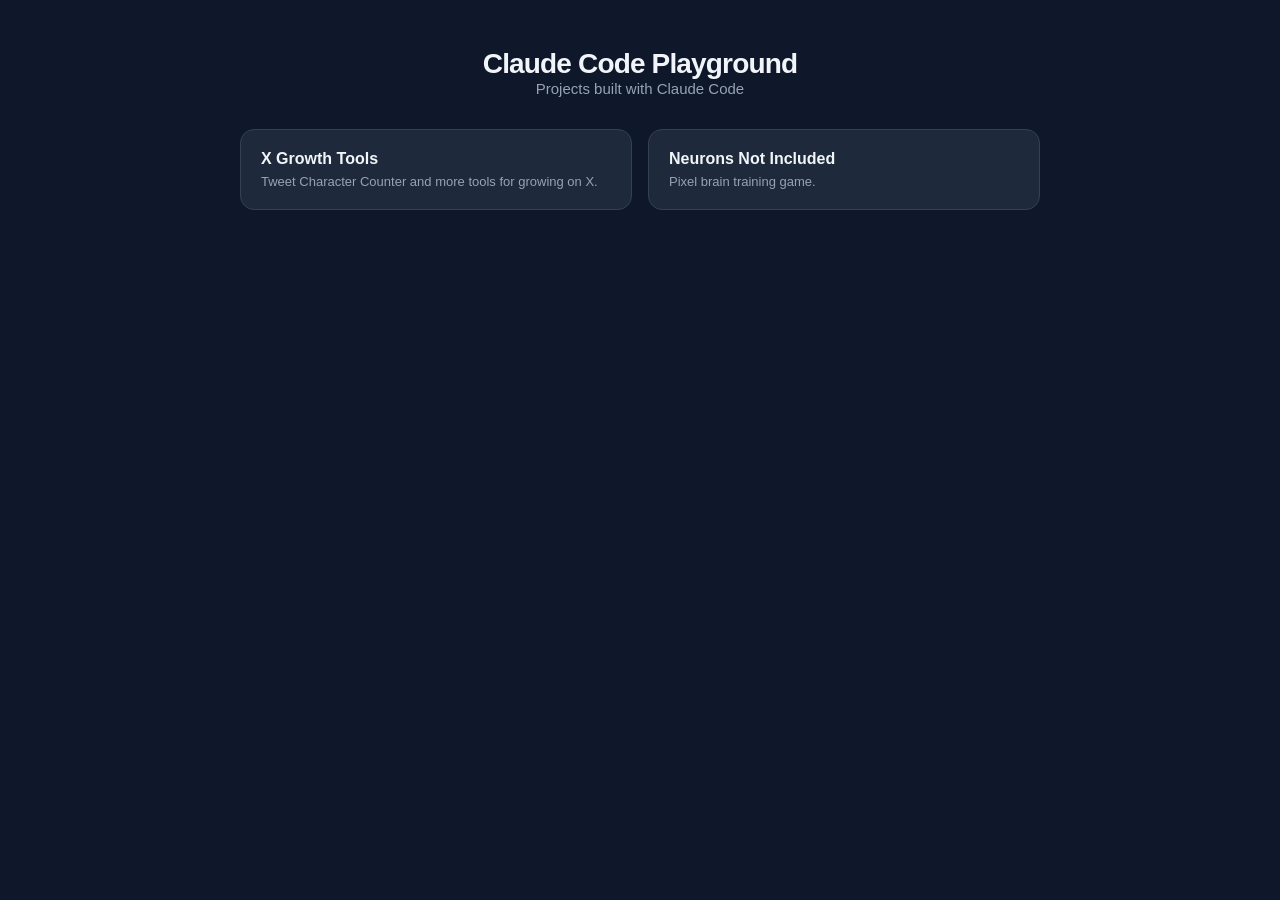
<file: index.html>
<!DOCTYPE html>
<html lang="en">
<head>
  <meta charset="UTF-8" />
  <meta name="viewport" content="width=device-width, initial-scale=1.0" />
  <title>Claude Code Playground</title>
  <style>
    *, *::before, *::after { box-sizing: border-box; margin: 0; padding: 0; }
    body {
      font-family: -apple-system, BlinkMacSystemFont, "Segoe UI", Roboto, sans-serif;
      background: #0f172a;
      color: #f1f5f9;
      min-height: 100vh;
      display: flex;
      flex-direction: column;
      align-items: center;
      padding: 48px 16px;
      gap: 32px;
    }
    h1 { font-size: 1.75rem; font-weight: 800; letter-spacing: -0.03em; }
    p  { color: #94a3b8; font-size: 0.9375rem; }
    .grid {
      display: grid;
      grid-template-columns: repeat(auto-fill, minmax(260px, 1fr));
      gap: 16px;
      width: 100%;
      max-width: 800px;
    }
    a.card {
      background: #1e293b;
      border: 1.5px solid #334155;
      border-radius: 14px;
      padding: 20px;
      text-decoration: none;
      color: inherit;
      transition: border-color 0.2s, transform 0.15s;
    }
    a.card:hover { border-color: #64748b; transform: translateY(-2px); }
    a.card h2 { font-size: 1rem; font-weight: 700; margin-bottom: 6px; }
    a.card p  { font-size: 0.8125rem; }
  </style>
</head>
<body>
  <div style="text-align:center">
    <h1>Claude Code Playground</h1>
    <p>Projects built with Claude Code</p>
  </div>
  <div class="grid">
    <a class="card" href="x-growth-tools/">
      <h2>X Growth Tools</h2>
      <p>Tweet Character Counter and more tools for growing on X.</p>
    </a>
    <a class="card" href="neurons-not-included/">
      <h2>Neurons Not Included</h2>
      <p>Pixel brain training game.</p>
    </a>
  </div>
</body>
</html>
</file>
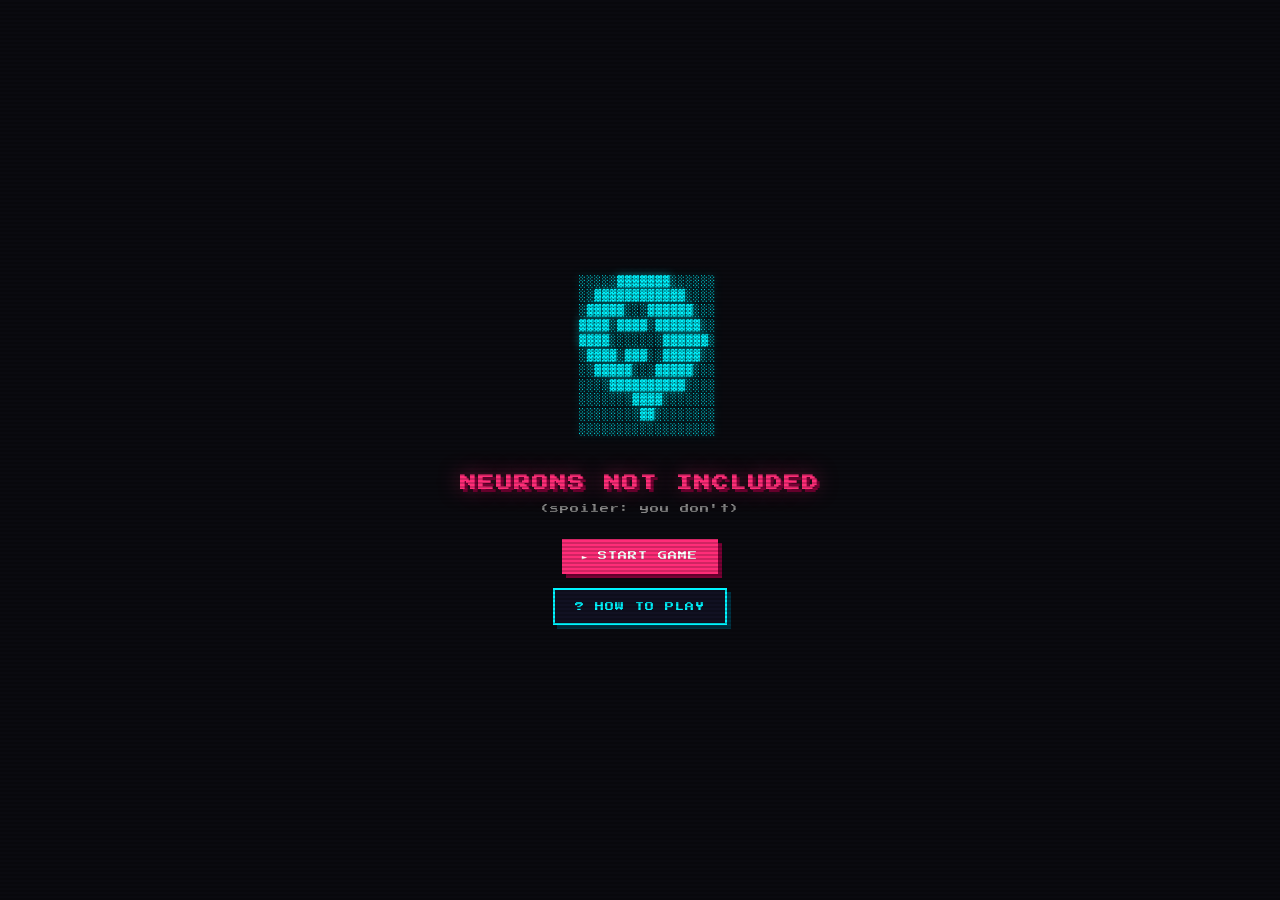
<file: neurons-not-included/index.html>
<!DOCTYPE html>
<html lang="en">
<head>
  <meta charset="UTF-8" />
  <meta name="viewport" content="width=device-width, initial-scale=1.0" />
  <title>Neurons Not Included</title>
  <link rel="preconnect" href="https://fonts.googleapis.com" />
  <link rel="preconnect" href="https://fonts.gstatic.com" crossorigin />
  <link href="https://fonts.googleapis.com/css2?family=Press+Start+2P&display=swap" rel="stylesheet" />
  <link rel="stylesheet" href="style.css" />
</head>
<body>

  <!-- ============================================================
       SCREEN: MENU
  ============================================================ -->
  <div id="screen-menu" class="screen active">
    <pre id="logo-art" aria-hidden="true">
  ░░░░░▓▓▓▓▓▓▓░░░░░░
  ░░▓▓▓▓▓▓▓▓▓▓▓▓░░░░
  ░▓▓▓▓▓░░░▓▓▓▓▓▓░░░
  ▓▓▓▓░▓▓▓▓░▓▓▓▓▓▓░░
  ▓▓▓▓░░░░░░░▓▓▓▓▓▓░
  ░▓▓▓▓░▓▓▓░░▓▓▓▓▓░░
  ░░▓▓▓▓▓░░░▓▓▓▓▓░░░
  ░░░░▓▓▓▓▓▓▓▓▓▓░░░░
  ░░░░░░░▓▓▓▓░░░░░░░
  ░░░░░░░░▓▓░░░░░░░░
  ░░░░░░░░░░░░░░░░░░
    </pre>

    <h1 id="menu-title">NEURONS NOT INCLUDED</h1>
    <p id="menu-tagline">(spoiler: you don't)</p>

    <div class="menu-buttons">
      <button id="btn-start" class="btn btn-primary">&#9658; START GAME</button>
      <button id="btn-howto" class="btn btn-secondary">? HOW TO PLAY</button>
    </div>
  </div>

  <!-- ============================================================
       SCREEN: HOW TO PLAY
  ============================================================ -->
  <div id="screen-howto" class="screen">
    <h2 class="screen-title">HOW TO PLAY</h2>

    <ol class="instructions-list">
      <li>A sequence of colored tiles will flash on the grid.</li>
      <li>Wait for the entire sequence to finish playing.</li>
      <li>Click the tiles <em>in the exact same order</em>.</li>
      <li>Each correct round adds one more tile to the sequence.</li>
      <li>Every 5 rounds = level up. Tiles flash faster. Your brain panics. Fun!</li>
    </ol>

    <div class="science-box">
      <h3>&#129504; THE SCIENCE BIT</h3>
      <p>
        This game trains your <strong>working memory</strong> — the mental sticky note
        your prefrontal cortex uses to hold information while you act on it.
        Researchers link strong working memory to better focus, reasoning, and
        resistance to distraction. So technically you're doing homework right now.
      </p>
      <p class="science-sub">
        (Studies also show that failing repeatedly at memory tasks builds
        character. Probably.)
      </p>
    </div>

    <div class="scoring-box">
      <h3>&#127942; SCORING</h3>
      <p>Base score: <span class="accent-cyan">sequence length × 10</span></p>
      <p>Combo multiplier: starts at <span class="accent-pink">1×</span>, goes up by 0.5 every 3 wins (max 4×)</p>
      <p>Wrong answer: multiplier resets. Oops.</p>
    </div>

    <button id="btn-back" class="btn btn-secondary">&#8592; BACK</button>
  </div>

  <!-- ============================================================
       SCREEN: GAME
  ============================================================ -->
  <div id="screen-game" class="screen">

    <!-- HUD -->
    <div id="hud">
      <div id="hud-level">LV <span id="hud-level-val">1</span></div>
      <div id="hud-lives">
        <span class="life" id="life-0">&#129504;</span>
        <span class="life" id="life-1">&#129504;</span>
        <span class="life" id="life-2">&#129504;</span>
      </div>
      <div id="hud-score">&#9733; <span id="hud-score-val">0</span></div>
    </div>

    <!-- Popup overlay message -->
    <div id="popup" class="popup hidden">
      <span id="popup-text"></span>
    </div>

    <!-- 3×3 tile grid -->
    <div id="grid"></div>

    <!-- Status bar -->
    <div id="status-bar">
      <span id="status-text">get ready...</span>
      <span id="status-seq">SEQ: <span id="seq-len">0</span></span>
    </div>

    <!-- Multiplier display -->
    <div id="mult-display">COMBO <span id="mult-val">1.0</span>×</div>

  </div>

  <!-- ============================================================
       SCREEN: GAME OVER
  ============================================================ -->
  <div id="screen-over" class="screen">
    <div id="skull-emoji" aria-hidden="true">&#128128;</div>
    <h2 id="over-headline">BRAIN.EXE HAS STOPPED</h2>
    <p id="over-diagnosis" class="over-diagnosis"></p>

    <div class="over-stats">
      <div class="stat-row">
        <span class="stat-label">FINAL SCORE</span>
        <span class="stat-val accent-cyan" id="stat-score">0</span>
      </div>
      <div class="stat-row">
        <span class="stat-label">LEVEL REACHED</span>
        <span class="stat-val accent-pink" id="stat-level">1</span>
      </div>
      <div class="stat-row">
        <span class="stat-label">MAX SEQUENCE</span>
        <span class="stat-val accent-cyan" id="stat-maxseq">0</span>
      </div>
    </div>

    <p id="over-tip" class="over-tip"></p>

    <button id="btn-restart" class="btn btn-primary">&#9658; TRY AGAIN</button>
    <button id="btn-menu" class="btn btn-secondary">&#8592; MENU</button>
  </div>

  <script src="script.js"></script>
</body>
</html>
</file>
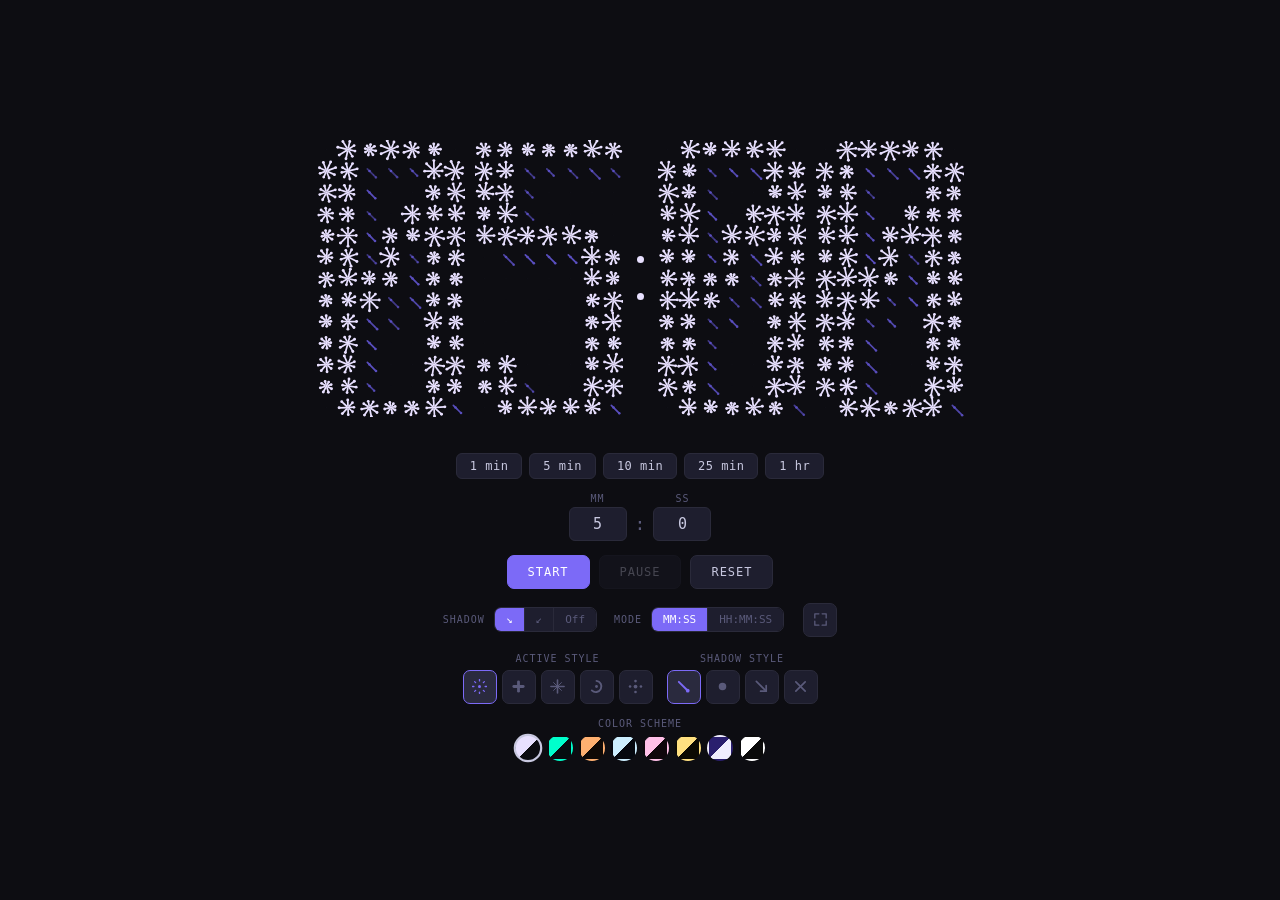
<file: pixel-countdown-timer/index.html>
<!DOCTYPE html>
<html lang="en">
<head>
<meta charset="UTF-8">
<meta name="viewport" content="width=device-width, initial-scale=1.0">
<title>Pixel Countdown Timer</title>
<style>
*,*::before,*::after{box-sizing:border-box;margin:0;padding:0}

:root {
  --bg:       #0d0d12;
  --border:   #2a2a3a;
  --text:     #c8c8e0;
  --dim:      #5a5a7a;
  --btn:      #1e1e2e;
  --btn-h:    #2a2a3e;
  --accent:   #7c6af7;
  --px-on:    #e8e0ff;
  --px-shad:  #5a4fc0;
  --px-off:   #2a2a3e;
}
[data-theme="light"]{
  --bg:#f0eeff;--border:#c4baf0;--text:#2a1f6e;--dim:#9088c8;
  --btn:#ddd8ff;--btn-h:#ccc5ff;--accent:#5b4de8;
  --px-on:#2a1f6e;--px-shad:#9088c8;--px-off:#d0ccf0;
}
[data-theme="neon"]{
  --bg:#060d10;--border:#0a2820;--text:#00ffaa;--dim:#006644;
  --btn:#0a1a14;--btn-h:#0f2820;--accent:#00ffaa;
  --px-on:#00ffaa;--px-shad:#007744;--px-off:#081410;
}

html,body{
  min-height:100svh;
  font-family:'SF Mono','Fira Code',monospace;
  background:var(--bg);color:var(--text);
  display:flex;flex-direction:column;align-items:center;justify-content:center;
  overflow-x:hidden;transition:background .4s,color .4s;user-select:none;
}

#scene{
  display:flex;flex-direction:column;align-items:center;gap:36px;
  padding:24px 12px;width:100%;max-width:960px;
}

#display{
  display:flex;align-items:center;justify-content:center;
  gap:10px;flex-wrap:wrap;
}

.digit-canvas{display:block;image-rendering:pixelated;}

.colon-sep{
  display:flex;flex-direction:column;justify-content:center;align-items:center;
  gap:22px;padding:0 4px;
}
.colon-dot{
  width:6px;height:6px;border-radius:50%;background:var(--px-on);
  animation:cpulse 1s ease-in-out infinite;transition:background .3s;
}
@keyframes cpulse{0%,100%{opacity:1}50%{opacity:.25}}

#controls{display:flex;flex-direction:column;align-items:center;gap:14px;width:100%;max-width:600px;}

#preset-row{display:flex;gap:7px;flex-wrap:wrap;justify-content:center;}
.pbtn{
  background:var(--btn);border:1px solid var(--border);color:var(--text);
  padding:5px 13px;border-radius:6px;cursor:pointer;font-family:inherit;font-size:12px;
  letter-spacing:.04em;transition:background .15s,border-color .15s,transform .1s;
}
.pbtn:hover{background:var(--btn-h);border-color:var(--accent);}
.pbtn:active{transform:scale(.97);}

#inp-row{display:flex;gap:8px;align-items:center;flex-wrap:wrap;justify-content:center;}
.ifield{display:flex;flex-direction:column;align-items:center;gap:3px;}
.ifield label{font-size:10px;text-transform:uppercase;letter-spacing:.1em;color:var(--dim);}
.ifield input{
  width:58px;background:var(--btn);border:1px solid var(--border);color:var(--text);
  padding:7px 5px;border-radius:6px;font-family:inherit;font-size:15px;text-align:center;
  outline:none;-moz-appearance:textfield;transition:border-color .15s;
}
.ifield input:focus{border-color:var(--accent);}
.ifield input::-webkit-inner-spin-button,.ifield input::-webkit-outer-spin-button{-webkit-appearance:none;}
.clbl{color:var(--dim);font-size:18px;padding-top:13px;}

#act-row{display:flex;gap:9px;flex-wrap:wrap;justify-content:center;}
.abtn{
  background:var(--btn);border:1px solid var(--border);color:var(--text);
  padding:9px 20px;border-radius:7px;cursor:pointer;font-family:inherit;font-size:12px;
  letter-spacing:.08em;text-transform:uppercase;min-width:76px;
  transition:background .15s,border-color .15s,transform .1s,color .15s;
}
.abtn:hover{background:var(--btn-h);border-color:var(--accent);color:var(--accent);}
.abtn:active{transform:scale(.97);}
.abtn.primary{background:var(--accent);border-color:var(--accent);color:#fff;}
.abtn.primary:hover{opacity:.85;}
.abtn:disabled{opacity:.3;cursor:not-allowed;pointer-events:none;}

#set-row{display:flex;gap:9px;flex-wrap:wrap;justify-content:center;align-items:center;}
.slbl{font-size:10px;text-transform:uppercase;letter-spacing:.1em;color:var(--dim);}
.seg{display:flex;border:1px solid var(--border);border-radius:7px;overflow:hidden;}
.seg button{
  background:var(--btn);border:none;border-right:1px solid var(--border);
  color:var(--dim);padding:5px 11px;font-family:inherit;font-size:11px;cursor:pointer;
  transition:background .15s,color .15s;
}
.seg button:last-child{border-right:none;}
.seg button.on{background:var(--accent);color:#fff;}

@keyframes done-flash{0%,100%{opacity:1}50%{opacity:.1}}
.timer-done #display{animation:done-flash .5s ease-in-out 4;}

/* ── Fullscreen toggle button ─────────────────────────────────────── */
#fs-btn{
  background:var(--btn);border:1px solid var(--border);color:var(--dim);
  width:34px;height:34px;border-radius:7px;cursor:pointer;
  display:flex;align-items:center;justify-content:center;
  flex-shrink:0;transition:background .15s,border-color .15s,color .15s;
}
#fs-btn:hover{background:var(--btn-h);border-color:var(--accent);color:var(--accent);}

/* ── Fullscreen mode ──────────────────────────────────────────────── */
body.is-fs{overflow:hidden;}
body.is-fs #controls{display:none;}
body.is-fs #scene{
  height:100svh;gap:0;padding:0;
  justify-content:center;max-width:none;
}

/* Floating exit button — fades in on mouse move, auto-hides */
#fs-exit{
  position:fixed;bottom:28px;right:28px;
  background:rgba(0,0,0,.55);border:1px solid rgba(255,255,255,.15);
  color:rgba(255,255,255,.7);
  padding:8px 16px;border-radius:8px;cursor:pointer;
  font-family:inherit;font-size:12px;letter-spacing:.08em;text-transform:uppercase;
  opacity:0;pointer-events:none;
  transition:opacity .35s,background .15s;z-index:999;
}
body.is-fs.fs-ui #fs-exit{opacity:1;pointer-events:auto;}
#fs-exit:hover{background:rgba(0,0,0,.8);}

/* ── Style & Scheme Picker ─────────────────────────────────────── */
#style-row{
  display:flex;gap:14px;flex-wrap:wrap;justify-content:center;align-items:flex-start;
  padding-top:2px;
}
.picker-group{display:flex;flex-direction:column;align-items:center;gap:6px;}
.picker-label{font-size:10px;text-transform:uppercase;letter-spacing:.1em;color:var(--dim);}
.style-opts{display:flex;gap:5px;}
.style-btn{
  width:34px;height:34px;border-radius:7px;
  background:var(--btn);border:1.5px solid var(--border);
  color:var(--dim);cursor:pointer;
  display:flex;align-items:center;justify-content:center;flex-shrink:0;
  transition:background .15s,border-color .15s,color .15s;
}
.style-btn:hover{background:var(--btn-h);border-color:var(--accent);color:var(--accent);}
.style-btn.on{border-color:var(--accent);color:var(--accent);background:var(--btn-h);}
.style-btn svg{pointer-events:none;}
.scheme-opts{display:flex;gap:6px;flex-wrap:wrap;justify-content:center;}
.scheme-swatch{
  width:26px;height:26px;border-radius:50%;cursor:pointer;
  border:2.5px solid transparent;
  transition:transform .15s,border-color .15s;
  flex-shrink:0;outline:none;
}
.scheme-swatch:hover{transform:scale(1.18);}
.scheme-swatch.on{border-color:var(--text)!important;transform:scale(1.1);}
</style>
</head>
<body>
<div id="scene">
  <div id="display"></div>
  <div id="controls">
    <div id="preset-row">
      <button class="pbtn" data-sec="60">1 min</button>
      <button class="pbtn" data-sec="300">5 min</button>
      <button class="pbtn" data-sec="600">10 min</button>
      <button class="pbtn" data-sec="1500">25 min</button>
      <button class="pbtn" data-sec="3600">1 hr</button>
    </div>
    <div id="inp-row">
      <div class="ifield" id="hw" style="display:none">
        <label>HH</label><input type="number" id="inh" min="0" max="99" value="0">
      </div>
      <span class="clbl" id="hmc" style="display:none">:</span>
      <div class="ifield"><label>MM</label><input type="number" id="inm" min="0" max="59" value="5"></div>
      <span class="clbl">:</span>
      <div class="ifield"><label>SS</label><input type="number" id="ins" min="0" max="59" value="0"></div>
    </div>
    <div id="act-row">
      <button class="abtn primary" id="bstart">Start</button>
      <button class="abtn" id="bpause" disabled>Pause</button>
      <button class="abtn" id="breset">Reset</button>
    </div>
    <div id="set-row">
      <span class="slbl">Shadow</span>
      <div class="seg" id="shad-seg">
        <button data-v="br" class="on">↘</button>
        <button data-v="bl">↙</button>
        <button data-v="none">Off</button>
      </div>
      <span class="slbl" style="margin-left:8px">Mode</span>
      <div class="seg" id="mode-seg">
        <button data-v="mmss" class="on">MM:SS</button>
        <button data-v="hhmmss">HH:MM:SS</button>
      </div>
      <button id="fs-btn" title="Fullscreen" style="margin-left:10px">
        <svg id="fs-icon-enter" viewBox="0 0 16 16" width="13" height="13" fill="none" stroke="currentColor" stroke-width="1.6" stroke-linecap="round" stroke-linejoin="round">
          <path d="M1 6V1h5M10 1h5v5M15 10v5h-5M6 15H1v-5"/>
        </svg>
        <svg id="fs-icon-exit" viewBox="0 0 16 16" width="13" height="13" fill="none" stroke="currentColor" stroke-width="1.6" stroke-linecap="round" stroke-linejoin="round" style="display:none">
          <path d="M6 1v5H1M10 6V1h5M1 10h5v5M15 10h-5v5"/>
        </svg>
      </button>
    </div>
    <div id="style-row">
      <div class="picker-group">
        <span class="picker-label">Active Style</span>
        <div class="style-opts" id="on-style-opts">
          <button class="style-btn on" data-v="burst" title="Burst">
            <svg viewBox="0 0 16 16" width="15" height="15" fill="none" stroke="currentColor" stroke-width="1.4" stroke-linecap="round"><line x1="8" y1="2" x2="8" y2="0.5"/><line x1="8" y1="14" x2="8" y2="15.5"/><line x1="2" y1="8" x2="0.5" y2="8"/><line x1="14" y1="8" x2="15.5" y2="8"/><line x1="3.9" y1="3.9" x2="2.8" y2="2.8"/><line x1="12.1" y1="3.9" x2="13.2" y2="2.8"/><line x1="3.9" y1="12.1" x2="2.8" y2="13.2"/><line x1="12.1" y1="12.1" x2="13.2" y2="13.2"/><circle cx="8" cy="8" r="1.6" fill="currentColor" stroke="none"/></svg>
          </button>
          <button class="style-btn" data-v="cross" title="Cross">
            <svg viewBox="0 0 16 16" width="15" height="15" fill="currentColor"><rect x="6.5" y="1.5" width="3" height="13" rx="1.5"/><rect x="1.5" y="6.5" width="13" height="3" rx="1.5"/></svg>
          </button>
          <button class="style-btn" data-v="star" title="Star">
            <svg viewBox="0 0 16 16" width="15" height="15" fill="none" stroke="currentColor" stroke-linecap="round"><line x1="8" y1="8" x2="8" y2="1" stroke-width="1.7"/><line x1="8" y1="8" x2="8" y2="15" stroke-width="1.7"/><line x1="8" y1="8" x2="1" y2="8" stroke-width="1.7"/><line x1="8" y1="8" x2="15" y2="8" stroke-width="1.7"/><line x1="8" y1="8" x2="3.8" y2="3.8" stroke-width="1"/><line x1="8" y1="8" x2="12.2" y2="3.8" stroke-width="1"/><line x1="8" y1="8" x2="3.8" y2="12.2" stroke-width="1"/><line x1="8" y1="8" x2="12.2" y2="12.2" stroke-width="1"/><circle cx="8" cy="8" r="1.5" fill="currentColor" stroke="none"/></svg>
          </button>
          <button class="style-btn" data-v="ring" title="Ring">
            <svg viewBox="0 0 16 16" width="15" height="15" fill="none" stroke="currentColor" stroke-width="2" stroke-linecap="round"><path d="M8 2 A6 6 0 1 1 3 12.2"/><circle cx="8" cy="8" r="1.5" fill="currentColor" stroke="none"/></svg>
          </button>
          <button class="style-btn" data-v="orbit" title="Orbit">
            <svg viewBox="0 0 16 16" width="15" height="15" fill="currentColor"><circle cx="8" cy="8" r="2"/><circle cx="8" cy="2.2" r="1.4"/><circle cx="8" cy="13.8" r="1.4"/><circle cx="2.2" cy="8" r="1.4"/><circle cx="13.8" cy="8" r="1.4"/></svg>
          </button>
        </div>
      </div>
      <div class="picker-group">
        <span class="picker-label">Shadow Style</span>
        <div class="style-opts" id="sh-style-opts">
          <button class="style-btn on" data-v="line" title="Line">
            <svg viewBox="0 0 16 16" width="15" height="15" fill="currentColor" stroke="currentColor" stroke-linecap="round"><line x1="3" y1="3" x2="11.5" y2="11.5" stroke-width="2"/><circle cx="12.5" cy="12.5" r="2" stroke="none"/></svg>
          </button>
          <button class="style-btn" data-v="dot" title="Dot">
            <svg viewBox="0 0 16 16" width="15" height="15" fill="currentColor"><circle cx="8" cy="8" r="4"/><circle cx="8" cy="8" r="2.2" fill="none" stroke="currentColor" stroke-width="1" opacity="0.45"/></svg>
          </button>
          <button class="style-btn" data-v="arrow" title="Arrow">
            <svg viewBox="0 0 16 16" width="15" height="15" fill="none" stroke="currentColor" stroke-width="1.8" stroke-linecap="round" stroke-linejoin="round"><line x1="2.5" y1="2.5" x2="13" y2="13"/><polyline points="7,13 13,13 13,7"/></svg>
          </button>
          <button class="style-btn" data-v="spark" title="Spark">
            <svg viewBox="0 0 16 16" width="15" height="15" fill="none" stroke="currentColor" stroke-width="1.8" stroke-linecap="round"><line x1="3" y1="3" x2="13" y2="13"/><line x1="13" y1="3" x2="3" y2="13"/></svg>
          </button>
        </div>
      </div>
      <div class="picker-group">
        <span class="picker-label">Color Scheme</span>
        <div class="scheme-opts" id="scheme-opts"></div>
      </div>
    </div>
  </div>
</div>
<button id="fs-exit">✕ Exit fullscreen</button>

<script>
'use strict';

/* ═══════════════════════════════════════════════════════════════════
   DIGIT BITMAPS  7×13  (1 = on)
   ═══════════════════════════════════════════════════════════════════ */
const D = [
  // 0
  [[0,1,1,1,1,1,0],[1,1,0,0,0,1,1],[1,1,0,0,0,1,1],[1,1,0,0,1,1,1],
   [1,1,0,1,1,1,1],[1,1,0,1,0,1,1],[1,1,1,1,0,1,1],[1,1,1,0,0,1,1],
   [1,1,0,0,0,1,1],[1,1,0,0,0,1,1],[1,1,0,0,0,1,1],[1,1,0,0,0,1,1],[0,1,1,1,1,1,0]],
  // 1
  [[0,0,0,1,1,0,0],[0,0,1,1,1,0,0],[0,1,1,0,1,0,0],[0,0,0,0,1,0,0],
   [0,0,0,0,1,0,0],[0,0,0,0,1,0,0],[0,0,0,0,1,0,0],[0,0,0,0,1,0,0],
   [0,0,0,0,1,0,0],[0,0,0,0,1,0,0],[0,0,0,0,1,0,0],[0,0,0,0,1,0,0],[1,1,1,1,1,1,1]],
  // 2
  [[0,1,1,1,1,1,0],[1,1,0,0,0,1,1],[0,0,0,0,0,1,1],[0,0,0,0,0,1,1],
   [0,0,0,0,1,1,0],[0,0,0,1,1,0,0],[0,0,1,1,0,0,0],[0,1,1,0,0,0,0],
   [1,1,0,0,0,0,0],[1,1,0,0,0,0,0],[1,1,0,0,0,1,1],[1,1,0,0,0,1,1],[1,1,1,1,1,1,1]],
  // 3
  [[0,1,1,1,1,1,0],[1,1,0,0,0,1,1],[0,0,0,0,0,1,1],[0,0,0,0,0,1,1],
   [0,0,0,0,1,1,0],[0,0,1,1,1,0,0],[0,0,1,1,1,0,0],[0,0,0,0,1,1,0],
   [0,0,0,0,0,1,1],[0,0,0,0,0,1,1],[1,1,0,0,0,1,1],[1,1,0,0,0,1,1],[0,1,1,1,1,1,0]],
  // 4
  [[0,0,0,0,1,1,0],[0,0,0,1,1,1,0],[0,0,1,1,0,1,0],[0,1,1,0,0,1,0],
   [1,1,0,0,0,1,0],[1,1,1,1,1,1,1],[0,0,0,0,0,1,0],[0,0,0,0,0,1,0],
   [0,0,0,0,0,1,0],[0,0,0,0,0,1,0],[0,0,0,0,0,1,0],[0,0,0,0,0,1,0],[0,0,0,0,0,1,0]],
  // 5
  [[1,1,1,1,1,1,1],[1,1,0,0,0,0,0],[1,1,0,0,0,0,0],[1,1,0,0,0,0,0],
   [1,1,1,1,1,1,0],[0,0,0,0,0,1,1],[0,0,0,0,0,1,1],[0,0,0,0,0,1,1],
   [0,0,0,0,0,1,1],[0,0,0,0,0,1,1],[1,1,0,0,0,1,1],[1,1,0,0,0,1,1],[0,1,1,1,1,1,0]],
  // 6
  [[0,1,1,1,1,1,0],[1,1,0,0,0,0,0],[1,1,0,0,0,0,0],[1,1,0,0,0,0,0],
   [1,1,1,1,1,1,0],[1,1,0,0,0,1,1],[1,1,0,0,0,1,1],[1,1,0,0,0,1,1],
   [1,1,0,0,0,1,1],[1,1,0,0,0,1,1],[1,1,0,0,0,1,1],[1,1,0,0,0,1,1],[0,1,1,1,1,1,0]],
  // 7
  [[1,1,1,1,1,1,1],[0,0,0,0,0,1,1],[0,0,0,0,0,1,1],[0,0,0,0,1,1,0],
   [0,0,0,0,1,1,0],[0,0,0,1,1,0,0],[0,0,0,1,1,0,0],[0,0,1,1,0,0,0],
   [0,0,1,1,0,0,0],[0,1,1,0,0,0,0],[0,1,1,0,0,0,0],[0,1,1,0,0,0,0],[0,1,1,0,0,0,0]],
  // 8
  [[0,1,1,1,1,1,0],[1,1,0,0,0,1,1],[1,1,0,0,0,1,1],[1,1,0,0,0,1,1],
   [0,1,1,1,1,1,0],[0,1,1,1,1,1,0],[1,1,0,0,0,1,1],[1,1,0,0,0,1,1],
   [1,1,0,0,0,1,1],[1,1,0,0,0,1,1],[1,1,0,0,0,1,1],[1,1,0,0,0,1,1],[0,1,1,1,1,1,0]],
  // 9
  [[0,1,1,1,1,1,0],[1,1,0,0,0,1,1],[1,1,0,0,0,1,1],[1,1,0,0,0,1,1],
   [1,1,0,0,0,1,1],[0,1,1,1,1,1,1],[0,0,0,0,0,1,1],[0,0,0,0,0,1,1],
   [0,0,0,0,0,1,1],[0,0,0,0,0,1,1],[1,1,0,0,0,1,1],[1,1,0,0,0,1,1],[0,1,1,1,1,1,0]],
];

/* ═══════════════════════════════════════════════════════════════════
   CONFIG  (recalculated on resize)
   ═══════════════════════════════════════════════════════════════════ */
let CELL = 15;
let GAP  = 2;
let isFS = false;   // fullscreen state

function calcSizes() {
  const w = window.innerWidth;
  const h = window.innerHeight;

  if (isFS) {
    // Scale the grid to fill ~80% of width and ~72% of height, take the smaller
    const slots = displayMode === 'hhmmss' ? 6 : 4;
    // Each digit is 7 cols; digit separator gaps + colon element gaps ≈ slots*6 + (slots-1)
    const totalCols = slots * 7;
    const totalGaps = slots * 6 + (slots - 1);
    const gapRatio  = 0.14;   // GAP ≈ 14% of CELL
    const cellFromW = (w * 0.80) / (totalCols + totalGaps * gapRatio);
    const cellFromH = (h * 0.72) / (13 + 12 * gapRatio);
    CELL = Math.max(14, Math.floor(Math.min(cellFromW, cellFromH)));
    GAP  = Math.max(2, Math.round(CELL * 0.14));
  } else {
    if (w <= 380) { CELL = 10; GAP = 1.5; }
    else if (w <= 640) { CELL = 14; GAP = 2; }
    else { CELL = 19; GAP = 2.5; }
  }
}

// Sync colon dot/gap sizes to the current CELL so they scale with the grid
function updateColonSizes() {
  const dotPx = Math.max(5, Math.round(CELL * 0.38));
  const gapPx = Math.max(12, Math.round(CELL * 1.6));
  document.querySelectorAll('.colon-dot').forEach(d => {
    d.style.width = dotPx + 'px';
    d.style.height = dotPx + 'px';
  });
  document.querySelectorAll('.colon-sep').forEach(s => {
    s.style.gap = gapPx + 'px';
  });
  document.getElementById('display').style.gap =
    Math.max(6, Math.round(CELL * 0.55)) + 'px';
}

/* ─── Theme colors (updated on theme change) ──────────────────────── */
const CLR = { on: '#e8e0ff', shad: '#5a4fc0', off: '#2a2a3e' };
function refreshColors() {
  const s = getComputedStyle(document.documentElement);
  CLR.on   = s.getPropertyValue('--px-on').trim();
  CLR.shad = s.getPropertyValue('--px-shad').trim();
  CLR.off  = s.getPropertyValue('--px-off').trim();
}

/* ─── Color Schemes ───────────────────────────────────────────────── */
const SCHEMES = {
  dark:  { bg:'#0d0d12', border:'#2a2a3a', text:'#c8c8e0', dim:'#5a5a7a', btn:'#1e1e2e', btnh:'#2a2a3e', accent:'#7c6af7', on:'#e8e0ff', shad:'#5a4fc0', off:'#2a2a3e', label:'Dark' },
  neon:  { bg:'#060d10', border:'#0a2820', text:'#00ffaa', dim:'#006644', btn:'#0a1a14', btnh:'#0f2820', accent:'#00ffaa', on:'#00ffcc', shad:'#007744', off:'#081410',  label:'Neon' },
  ember: { bg:'#0f0906', border:'#2e1a0e', text:'#f0c090', dim:'#7a4a20', btn:'#1e1108', btnh:'#2e1c0e', accent:'#ff7a30', on:'#ffb070', shad:'#a04010', off:'#1e1008',  label:'Ember' },
  ice:   { bg:'#05080f', border:'#0e2240', text:'#a0d4ff', dim:'#3a6080', btn:'#0a1525', btnh:'#102035', accent:'#44aaff', on:'#cceeff', shad:'#2266aa', off:'#0a1828',  label:'Ice' },
  rose:  { bg:'#0f060c', border:'#3a1030', text:'#ffb0d8', dim:'#883060', btn:'#1e0818', btnh:'#2e1028', accent:'#ff50a0', on:'#ffc0e8', shad:'#a02060', off:'#1e0818',  label:'Rose' },
  gold:  { bg:'#0c0a02', border:'#302810', text:'#f0d060', dim:'#806820', btn:'#1c1808', btnh:'#2c2610', accent:'#f0b030', on:'#ffe080', shad:'#907010', off:'#1c1808',  label:'Gold' },
  light: { bg:'#f0eeff', border:'#c4baf0', text:'#2a1f6e', dim:'#9088c8', btn:'#ddd8ff', btnh:'#ccc5ff', accent:'#5b4de8', on:'#2a1f6e', shad:'#9088c8', off:'#d0ccf0',  label:'Light' },
  mono:  { bg:'#0a0a0a', border:'#2a2a2a', text:'#d0d0d0', dim:'#505050', btn:'#181818', btnh:'#242424', accent:'#e0e0e0', on:'#ffffff', shad:'#606060', off:'#1a1a1a',  label:'Mono' },
};

let currentScheme = 'dark';

function applyScheme(name) {
  currentScheme = name;
  const s = SCHEMES[name] || SCHEMES.dark;
  const r = document.documentElement.style;
  r.setProperty('--bg',      s.bg);
  r.setProperty('--border',  s.border);
  r.setProperty('--text',    s.text);
  r.setProperty('--dim',     s.dim);
  r.setProperty('--btn',     s.btn);
  r.setProperty('--btn-h',   s.btnh);
  r.setProperty('--accent',  s.accent);
  r.setProperty('--px-on',   s.on);
  r.setProperty('--px-shad', s.shad);
  r.setProperty('--px-off',  s.off);
  setTimeout(refreshColors, 10);
  // Sync swatch active state
  document.querySelectorAll('.scheme-swatch')
    .forEach(b => b.classList.toggle('on', b.dataset.v === name));
}

/* ─── Cell style globals ──────────────────────────────────────────── */
let ON_STYLE   = 'burst';  // burst | cross | star | ring | orbit
let SHAD_STYLE = 'line';   // line | dot | arrow | spark

/* ═══════════════════════════════════════════════════════════════════
   SHADOW DIRECTION
   ─────────────────────────────────────────────────────────────────
   shadowDR/DC: row/col delta for where shadow falls relative to parent
   ═══════════════════════════════════════════════════════════════════ */
let shadowDR = 1, shadowDC = 1;  // bottom-right default
let shadowMode = 'br';

function setShadow(mode) {
  shadowMode = mode;
  if (mode === 'br')   { shadowDR = 1; shadowDC =  1; }
  else if (mode === 'bl') { shadowDR = 1; shadowDC = -1; }
  else               { shadowDR = 0; shadowDC =  0; }
}

function computeShadBitmap(onBm) {
  // For each ON cell at (r,c), mark (r+dr, c+dc) as shadow if that cell is OFF
  const sh = Array.from({length:13}, () => new Array(7).fill(0));
  if (!shadowDR && !shadowDC) return sh;
  for (let r = 0; r < 13; r++)
    for (let c = 0; c < 7; c++) {
      if (!onBm[r][c]) continue;
      const sr = r + shadowDR, sc = c + shadowDC;
      if (sr >= 0 && sr < 13 && sc >= 0 && sc < 7 && !onBm[sr][sc])
        sh[sr][sc] = 1;
    }
  return sh;
}

/* ═══════════════════════════════════════════════════════════════════
   CELL STATE MACHINE
   ─────────────────────────────────────────────────────────────────
   Each cell tracks:
     onAlpha  : 0→1 animated, drives the radial burst
     shAlpha  : 0→1 animated, drives the diagonal shadow line
     rotAngle : accumulated degrees, continuous even when off
     rotSpeed : slightly randomised per cell
     rotKick  : extra deg/sec added on transition, decays exponentially
   ═══════════════════════════════════════════════════════════════════ */
// ── Transition timing ─────────────────────────────────────────────
// Every state change goes: collapse to dot → bloom into new state.
// COLLAPSE_DUR: how long the old state shrinks to a point.
// BLOOM_DUR:    how long the new state blooms out from that point.
const COLLAPSE_DUR = 220;  // ms — spokes/line pull into center
const BLOOM_DUR    = 320;  // ms — new state expands out from center
const MAX_STAGGER  = 75;   // ms — max per-cell wave delay

// ── Rotation ──────────────────────────────────────────────────────
const ROT_BASE  = 14;   // deg/sec — one full spin ~26s
const ROT_VAR   = 3.0;
const KICK_SPEED = 130; // deg/sec burst on bloom
const KICK_TC    = 3.0;

// ── Shared pulse frequencies ─────────────────────────────────────
// All cells pulse at the same rate so the display breathes in sync.
// Random phase offsets in makeCell() create a spatial wave, not chaos.
const BREATH_FREQ = (Math.PI * 2) / 2400;  // period 2.4 s
const RIPPLE_FREQ = (Math.PI * 2) / 2000;  // period 2.0 s
const SHAD_FREQ   = (Math.PI * 2) / 2200;  // period 2.2 s

const easeOut    = t => 1 - Math.pow(1 - t, 2.5);
const easeIn     = t => Math.pow(t, 2.2);
const easeInOut  = t => t < 0.5 ? 2*t*t : 1 - Math.pow(-2*t+2,2)/2;

function makeCell() {
  return {
    onAlpha:  0,
    shAlpha:  0,

    // ── Collapse-to-dot transition ──────────────────────────────
    // scaleT: 1 = full size, 0 = collapsed to a bright center dot
    // cellTr holds the pending transition data; scaleT is driven by it.
    scaleT:  1,
    cellTr:  null,  // { fromOn, fromSh, toOn, toSh, t0, collapseDur, bloomDur }

    // ── Rotation ────────────────────────────────────────────────
    rotAngle: Math.random() * 360,
    rotSpeed: ROT_BASE + (Math.random() - 0.5) * 2 * ROT_VAR,
    rotKick:  0,

    // ── Pulse (all global freq, random phase for wave effect) ───
    breathFreq:  BREATH_FREQ,
    breathPhase: Math.random() * Math.PI * 2,
    rippleFreq:  RIPPLE_FREQ,
    ripplePhase: Math.random() * Math.PI * 2,
    shadFreq:    SHAD_FREQ,
    shadPhase:   Math.random() * Math.PI * 2,
  };
}

function updateCell(cell, now, dt) {
  // ── Collapse-to-dot → bloom transition ────────────────────────
  if (cell.cellTr) {
    const { fromOn, fromSh, toOn, toSh, t0, collapseDur, bloomDur } = cell.cellTr;
    const el = now - t0;

    if (el < 0) {
      // Waiting for stagger delay — hold current appearance
      cell.onAlpha = fromOn;
      cell.shAlpha = fromSh;
      cell.scaleT  = 1;
    } else if (el < collapseDur) {
      // Phase 1: collapse — old state shrinks toward center
      cell.onAlpha = fromOn;
      cell.shAlpha = fromSh;
      cell.scaleT  = 1 - easeIn(el / collapseDur);
    } else {
      // Phase 2: bloom — new state expands from center dot
      const t = Math.min(1, (el - collapseDur) / bloomDur);
      cell.onAlpha = toOn;
      cell.shAlpha = toSh;
      cell.scaleT  = easeOut(t);
      if (t >= 1) {
        cell.scaleT = 1;
        cell.cellTr = null;
      }
    }
  }

  // ── Rotation — always running ──────────────────────────────────
  cell.rotAngle += (cell.rotSpeed + cell.rotKick) * dt;
  if (cell.rotKick > 0.1) {
    cell.rotKick *= Math.exp(-KICK_TC * dt);
    if (cell.rotKick < 0.1) cell.rotKick = 0;
  }
}

/* ═══════════════════════════════════════════════════════════════════
   DRAWING
   ─────────────────────────────────────────────────────────────────
   cell.scaleT (0→1) drives the collapse-to-dot → bloom transition.
   At scaleT = 0, all spokes/lines are zero-length and only the hub
   is visible — the "dot" moment between states.
   At scaleT = 1, the cell renders at full size with all motion layers.

   ON cell motion layers:
     1. Rotation  — continuous ~14 deg/sec, random phase per cell
     2. Breathe   — whole burst ±26% on 2.4 s period
     3. Ripple    — each spoke offset by i*(2π/N), ±20%, on 2.0 s period

   SHADOW cell motion:
     1. Line extends from anchor as shAlpha blooms; retracts on wilt
     2. Length pulse ±18%
     3. Traveling dot slides along the line
   ═══════════════════════════════════════════════════════════════════ */
const N_SPOKES = 8;

/* ═══════════════════════════════════════════════════════════════════
   ON-CELL DRAWING STYLES
   ═══════════════════════════════════════════════════════════════════ */
function drawOnBurst(ctx, cx, cy, cell, now, sc, dotBoost) {
  const sz = CELL, a = cell.onAlpha;
  const hubR = sz * 0.07, dotR = sz * 0.075, base = sz * 0.38;
  const rad = cell.rotAngle * (Math.PI / 180);
  const breathe = 1 + 0.26 * Math.sin(cell.breathFreq * now + cell.breathPhase);
  ctx.strokeStyle = CLR.on; ctx.fillStyle = CLR.on;
  ctx.lineCap = 'round'; ctx.globalAlpha = a;
  for (let i = 0; i < N_SPOKES; i++) {
    const spokeOff = (i / N_SPOKES) * Math.PI * 2;
    const ripple = 1 + 0.20 * Math.sin(cell.rippleFreq * now + cell.ripplePhase + spokeOff);
    const eff = base * a * breathe * ripple * sc;
    const lw = Math.max(0.6, sz * 0.09 * (0.85 + 0.15 * ripple));
    const tR = Math.max(0.4, dotR * a * (0.85 + 0.15 * ripple) * sc);
    const hR2 = Math.max(0.4, hubR * a * dotBoost);
    const ang = rad + (i / N_SPOKES) * Math.PI * 2;
    const ca = Math.cos(ang), sa = Math.sin(ang);
    ctx.lineWidth = lw;
    ctx.beginPath(); ctx.moveTo(cx + ca*(hR2+0.5), cy + sa*(hR2+0.5));
    ctx.lineTo(cx + ca*eff, cy + sa*eff); ctx.stroke();
    if (tR > 0.4) { ctx.beginPath(); ctx.arc(cx+ca*eff, cy+sa*eff, tR, 0, Math.PI*2); ctx.fill(); }
  }
  ctx.globalAlpha = 1;
}

function drawOnCross(ctx, cx, cy, cell, now, sc) {
  const sz = CELL, a = cell.onAlpha;
  const breathe = 1 + 0.22 * Math.sin(cell.breathFreq * now + cell.breathPhase);
  const base = sz * 0.40 * breathe * sc;
  const lw = Math.max(1.5, sz * 0.22);
  ctx.strokeStyle = CLR.on; ctx.lineWidth = lw; ctx.lineCap = 'round';
  ctx.globalAlpha = a;
  const rad = cell.rotAngle * (Math.PI / 180);
  for (let i = 0; i < 4; i++) {
    const ang = rad + i * (Math.PI / 2);
    const ripple = 1 + 0.15 * Math.sin(cell.rippleFreq * now + cell.ripplePhase + i * Math.PI/2);
    ctx.beginPath(); ctx.moveTo(cx, cy);
    ctx.lineTo(cx + Math.cos(ang)*base*ripple, cy + Math.sin(ang)*base*ripple); ctx.stroke();
  }
  ctx.globalAlpha = 1;
}

function drawOnStar(ctx, cx, cy, cell, now, sc, dotBoost) {
  const sz = CELL, a = cell.onAlpha;
  const breathe = 1 + 0.22 * Math.sin(cell.breathFreq * now + cell.breathPhase);
  const longR = sz * 0.42 * breathe * sc;
  const shortR = sz * 0.22 * breathe * sc;
  const rad = cell.rotAngle * (Math.PI / 180);
  ctx.strokeStyle = CLR.on; ctx.lineCap = 'round'; ctx.globalAlpha = a;
  for (let i = 0; i < 4; i++) {
    const ang = rad + i * (Math.PI/2);
    const rip = 1 + 0.15 * Math.sin(cell.rippleFreq * now + cell.ripplePhase + i*Math.PI/2);
    ctx.lineWidth = Math.max(0.8, sz * 0.12);
    ctx.beginPath(); ctx.moveTo(cx, cy);
    ctx.lineTo(cx + Math.cos(ang)*longR*rip*a, cy + Math.sin(ang)*longR*rip*a); ctx.stroke();
  }
  for (let i = 0; i < 4; i++) {
    const ang = rad + Math.PI/4 + i * (Math.PI/2);
    ctx.lineWidth = Math.max(0.6, sz * 0.07);
    ctx.beginPath(); ctx.moveTo(cx, cy);
    ctx.lineTo(cx + Math.cos(ang)*shortR*a, cy + Math.sin(ang)*shortR*a); ctx.stroke();
  }
  ctx.globalAlpha = 1;
}

function drawOnRing(ctx, cx, cy, cell, now, sc) {
  const sz = CELL, a = cell.onAlpha;
  const breathe = 1 + 0.18 * Math.sin(cell.breathFreq * now + cell.breathPhase);
  const r = sz * 0.36 * breathe * sc;
  const gapAngle = Math.PI * 0.38;
  const startAng = cell.rotAngle * (Math.PI / 180);
  ctx.strokeStyle = CLR.on; ctx.lineWidth = Math.max(1, sz * 0.14);
  ctx.lineCap = 'round'; ctx.globalAlpha = a;
  ctx.beginPath();
  ctx.arc(cx, cy, r, startAng + gapAngle/2, startAng + Math.PI*2 - gapAngle/2);
  ctx.stroke();
  // Leading dot
  const dotAng = startAng + gapAngle/2;
  ctx.fillStyle = CLR.on;
  ctx.beginPath();
  ctx.arc(cx + Math.cos(dotAng)*r, cy + Math.sin(dotAng)*r, Math.max(0.5, sz*0.08*a*sc), 0, Math.PI*2);
  ctx.fill();
  ctx.globalAlpha = 1;
}

function drawOnOrbit(ctx, cx, cy, cell, now, sc) {
  const sz = CELL, a = cell.onAlpha;
  const breathe = 1 + 0.20 * Math.sin(cell.breathFreq * now + cell.breathPhase);
  const orbitR = sz * 0.33 * sc * breathe;
  const dotR = Math.max(0.5, sz * 0.085);
  ctx.fillStyle = CLR.on; ctx.globalAlpha = a;
  for (let i = 0; i < 4; i++) {
    const phase = cell.rotAngle * (Math.PI/180) + i * (Math.PI/2);
    const rip = 1 + 0.18 * Math.sin(cell.rippleFreq * now + cell.ripplePhase + i*Math.PI/2);
    const ox = cx + Math.cos(phase) * orbitR * rip;
    const oy = cy + Math.sin(phase) * orbitR * rip;
    ctx.beginPath(); ctx.arc(ox, oy, Math.max(0.4, dotR * a * sc), 0, Math.PI*2); ctx.fill();
  }
  // Center hub
  ctx.beginPath(); ctx.arc(cx, cy, Math.max(0.4, sz*0.08*a), 0, Math.PI*2); ctx.fill();
  ctx.globalAlpha = 1;
}

/* ═══════════════════════════════════════════════════════════════════
   SHADOW-CELL DRAWING STYLES
   ═══════════════════════════════════════════════════════════════════ */
function drawShadLine(ctx, cx, cy, cell, now, sc) {
  const sz = CELL, dotR = sz * 0.075;
  const diagAngle = Math.atan2(shadowDR, shadowDC);
  const ca = Math.cos(diagAngle), sa = Math.sin(diagAngle);
  const anchorX = cx - ca * sz * 0.16, anchorY = cy - sa * sz * 0.16;
  const lenPulse = 1 + 0.18 * Math.sin(cell.shadFreq * now + cell.shadPhase);
  const reach = sz * 0.62 * cell.shAlpha * lenPulse * sc;
  const farX = anchorX + ca * reach, farY = anchorY + sa * reach;
  const opBreath = 0.80 + 0.20 * Math.sin(cell.shadFreq * now + cell.shadPhase + 1.4);
  const a = cell.shAlpha * opBreath * sc;
  ctx.strokeStyle = CLR.shad; ctx.fillStyle = CLR.shad;
  ctx.lineWidth = Math.max(0.8, sz * 0.09); ctx.lineCap = 'round'; ctx.globalAlpha = a;
  ctx.beginPath(); ctx.moveTo(anchorX, anchorY); ctx.lineTo(farX, farY); ctx.stroke();
  ctx.beginPath(); ctx.arc(farX, farY, Math.max(0.5, dotR*0.9*cell.shAlpha*sc), 0, Math.PI*2); ctx.fill();
  if (cell.shAlpha > 0.25 && sc > 0.3) {
    const travel = Math.abs(Math.sin(cell.shadFreq*0.65*now + cell.shadPhase + 2.3));
    const tx = anchorX + (farX-anchorX)*travel, ty = anchorY + (farY-anchorY)*travel;
    ctx.globalAlpha = a * (0.35 + 0.55 * travel);
    ctx.beginPath(); ctx.arc(tx, ty, Math.max(0.4, dotR*0.5*cell.shAlpha*sc), 0, Math.PI*2); ctx.fill();
  }
  ctx.globalAlpha = 1;
}

function drawShadDot(ctx, cx, cy, cell, now, sc) {
  const sz = CELL;
  const pulse = 1 + 0.28 * Math.sin(cell.shadFreq * now + cell.shadPhase);
  const opBreath = 0.80 + 0.20 * Math.sin(cell.shadFreq * now + cell.shadPhase + 1.4);
  const r = sz * 0.20 * cell.shAlpha * pulse * sc;
  ctx.fillStyle = CLR.shad;
  ctx.globalAlpha = cell.shAlpha * opBreath * sc;
  ctx.beginPath(); ctx.arc(cx, cy, Math.max(0.5, r), 0, Math.PI*2); ctx.fill();
  ctx.strokeStyle = CLR.shad; ctx.lineWidth = Math.max(0.5, sz*0.05);
  ctx.globalAlpha = cell.shAlpha * opBreath * sc * 0.38;
  ctx.beginPath(); ctx.arc(cx, cy, Math.max(1, sz*0.30*sc), 0, Math.PI*2); ctx.stroke();
  ctx.globalAlpha = 1;
}

function drawShadArrow(ctx, cx, cy, cell, now, sc) {
  const sz = CELL;
  const diagAngle = Math.atan2(shadowDR, shadowDC);
  const ca = Math.cos(diagAngle), sa = Math.sin(diagAngle);
  const lenPulse = 1 + 0.14 * Math.sin(cell.shadFreq * now + cell.shadPhase);
  const reach = sz * 0.44 * cell.shAlpha * lenPulse * sc;
  const opBreath = 0.80 + 0.20 * Math.sin(cell.shadFreq * now + cell.shadPhase + 1.4);
  const a = cell.shAlpha * opBreath * sc;
  const tx = cx + ca*reach, ty = cy + sa*reach;
  ctx.strokeStyle = CLR.shad; ctx.fillStyle = CLR.shad;
  ctx.lineWidth = Math.max(0.8, sz*0.09); ctx.lineCap = 'round'; ctx.globalAlpha = a;
  ctx.beginPath(); ctx.moveTo(cx - ca*reach*0.3, cy - sa*reach*0.3); ctx.lineTo(tx, ty); ctx.stroke();
  const hd = sz * 0.14 * sc;
  const px = -sa, py = ca;
  ctx.beginPath();
  ctx.moveTo(tx, ty);
  ctx.lineTo(tx - ca*hd + px*hd*0.6, ty - sa*hd + py*hd*0.6);
  ctx.lineTo(tx - ca*hd - px*hd*0.6, ty - sa*hd - py*hd*0.6);
  ctx.closePath(); ctx.fill();
  ctx.globalAlpha = 1;
}

function drawShadSpark(ctx, cx, cy, cell, now, sc) {
  const sz = CELL;
  const lenPulse = 1 + 0.22 * Math.sin(cell.shadFreq * now + cell.shadPhase);
  const arm = sz * 0.26 * cell.shAlpha * lenPulse * sc;
  const opBreath = 0.80 + 0.20 * Math.sin(cell.shadFreq * now + cell.shadPhase + 1.4);
  const rot = (cell.shadFreq * 0.25 * now + cell.shadPhase) % (Math.PI*2);
  ctx.strokeStyle = CLR.shad; ctx.lineWidth = Math.max(0.8, sz*0.1);
  ctx.lineCap = 'round'; ctx.globalAlpha = cell.shAlpha * opBreath * sc;
  for (let i = 0; i < 2; i++) {
    const ang = rot + i * Math.PI/2;
    ctx.beginPath();
    ctx.moveTo(cx - Math.cos(ang)*arm, cy - Math.sin(ang)*arm);
    ctx.lineTo(cx + Math.cos(ang)*arm, cy + Math.sin(ang)*arm); ctx.stroke();
  }
  ctx.globalAlpha = 1;
}

/* ═══════════════════════════════════════════════════════════════════
   DRAW CELL — dispatches to style functions
   ═══════════════════════════════════════════════════════════════════ */
function drawCell(ctx, cx, cy, cell, now) {
  const sz   = CELL;
  const hubR = sz * 0.07;
  const sc   = cell.scaleT;
  const dotBoost = 1 + 2.2 * Math.pow(1 - sc, 2);

  // ── OFF faint grid dot ───────────────────────────────────────────
  const maxA = Math.max(cell.onAlpha, cell.shAlpha);
  if (maxA < 0.95) {
    ctx.beginPath();
    ctx.arc(cx, cy, Math.max(0.6, hubR * 0.35), 0, Math.PI * 2);
    ctx.fillStyle   = CLR.off;
    ctx.globalAlpha = (1 - maxA) * 0.13;
    ctx.fill();
    ctx.globalAlpha = 1;
  }

  // ── Center hub — swells to dot at collapse moment ────────────────
  const activeAlpha = Math.max(cell.onAlpha, cell.shAlpha);
  if (activeAlpha > 0.01) {
    const hR = Math.max(0.5, hubR * activeAlpha * dotBoost);
    ctx.beginPath();
    ctx.arc(cx, cy, hR, 0, Math.PI * 2);
    ctx.fillStyle   = cell.onAlpha > cell.shAlpha ? CLR.on : CLR.shad;
    ctx.globalAlpha = activeAlpha * Math.min(1, 0.7 + 0.3 * dotBoost);
    ctx.fill();
    ctx.globalAlpha = 1;
  }

  // ── Shadow cell ──────────────────────────────────────────────────
  if (cell.shAlpha > 0.01 && sc > 0.01) {
    if      (SHAD_STYLE === 'dot')   drawShadDot(ctx, cx, cy, cell, now, sc);
    else if (SHAD_STYLE === 'arrow') drawShadArrow(ctx, cx, cy, cell, now, sc);
    else if (SHAD_STYLE === 'spark') drawShadSpark(ctx, cx, cy, cell, now, sc);
    else                              drawShadLine(ctx, cx, cy, cell, now, sc);
  }

  // ── ON cell ──────────────────────────────────────────────────────
  if (cell.onAlpha > 0.01 && sc > 0.01) {
    if      (ON_STYLE === 'cross')  drawOnCross(ctx, cx, cy, cell, now, sc);
    else if (ON_STYLE === 'star')   drawOnStar(ctx, cx, cy, cell, now, sc, dotBoost);
    else if (ON_STYLE === 'ring')   drawOnRing(ctx, cx, cy, cell, now, sc);
    else if (ON_STYLE === 'orbit')  drawOnOrbit(ctx, cx, cy, cell, now, sc);
    else                             drawOnBurst(ctx, cx, cy, cell, now, sc, dotBoost);
  }
}

/* ═══════════════════════════════════════════════════════════════════
   DISPLAY — build canvases and manage digit slots
   ═══════════════════════════════════════════════════════════════════ */
let digitSlots  = [];
let displayMode = 'mmss';
let rafId       = null;
let lastTime    = null;

function digW() { return 7  * (CELL + GAP) - GAP; }
function digH() { return 13 * (CELL + GAP) - GAP; }

function buildDisplay() {
  cancelAnimationFrame(rafId);
  lastTime = null;

  const display = document.getElementById('display');
  display.innerHTML = '';
  digitSlots = [];

  const count = displayMode === 'hhmmss' ? 6 : 4;
  for (let i = 0; i < count; i++) {
    const needColon = (displayMode === 'mmss' && i === 2) ||
                      (displayMode === 'hhmmss' && (i === 2 || i === 4));
    if (needColon) display.appendChild(makeColonEl());
    const slot = makeSlot();
    display.appendChild(slot.canvas);
    digitSlots.push(slot);
  }

  updateColonSizes();
  rafId = requestAnimationFrame(loop);
}

function makeColonEl() {
  const d = document.createElement('div');
  d.className = 'colon-sep';
  d.innerHTML = '<div class="colon-dot"></div><div class="colon-dot"></div>';
  return d;
}

function makeSlot() {
  // Build cell grid
  const cells = Array.from({length:13}, () => Array.from({length:7}, makeCell));

  // Canvas sized to the digit grid
  const dpr    = window.devicePixelRatio || 1;
  const W = digW(), H = digH();
  const canvas = document.createElement('canvas');
  canvas.className = 'digit-canvas';
  canvas.width  = Math.round(W * dpr);
  canvas.height = Math.round(H * dpr);
  canvas.style.width  = W + 'px';
  canvas.style.height = H + 'px';
  const ctx = canvas.getContext('2d');
  ctx.scale(dpr, dpr);

  return { canvas, ctx, cells, currentDigit: -1, onBm: null, shBm: null, W, H };
}

/* ═══════════════════════════════════════════════════════════════════
   setDigit — transitions one slot to a new digit
   ─────────────────────────────────────────────────────────────────
   Computes new on/shadow bitmaps, diffs against current,
   and schedules per-cell transitions with random stagger.
   ═══════════════════════════════════════════════════════════════════ */
function setDigit(idx, newDig, animate) {
  const slot = digitSlots[idx];
  if (!slot) return;
  if (slot.currentDigit === newDig && animate) return;

  slot.currentDigit = newDig;
  const newOn  = D[newDig];
  const newSh  = computeShadBitmap(newOn);
  const now    = performance.now();

  for (let r = 0; r < 13; r++) {
    for (let c = 0; c < 7; c++) {
      const cell     = slot.cells[r][c];
      const wantOn   = newOn[r][c] ? 1 : 0;
      const wantSh   = newSh[r][c] ? 1 : 0;
      const delay    = animate ? Math.random() * MAX_STAGGER : 0;
      const t0       = now + delay;

      // Determine if anything is actually changing for this cell
      const curOnTarget = cell.cellTr ? cell.cellTr.toOn : cell.onAlpha;
      const curShTarget = cell.cellTr ? cell.cellTr.toSh : cell.shAlpha;
      if (Math.abs(curOnTarget - wantOn) < 0.01 && Math.abs(curShTarget - wantSh) < 0.01) continue;

      // Collapse-to-dot transition:
      //   If the cell is currently visible, collapse first (so we see the dot).
      //   If it's dark/off, skip the collapse and just bloom directly.
      const fromOn = cell.onAlpha;
      const fromSh = cell.shAlpha;
      const isVisible = fromOn > 0.08 || fromSh > 0.08;
      const collapseDur = (animate && isVisible) ? COLLAPSE_DUR : 0;

      cell.cellTr = { fromOn, fromSh, toOn: wantOn, toSh: wantSh, t0, collapseDur, bloomDur: BLOOM_DUR };

      // Rotation kick fires at bloom start
      if (wantOn > 0.5 && animate) {
        const kickDelay = collapseDur;
        setTimeout(() => { cell.rotKick = KICK_SPEED; }, kickDelay + delay);
      }
    }
  }

  slot.onBm = newOn;
  slot.shBm = newSh;
}

/* Recompute shadows for all slots (called on shadow direction change) */
function refreshAllShadows() {
  digitSlots.forEach((slot, i) => {
    if (slot.currentDigit >= 0) {
      const prev = slot.currentDigit;
      slot.currentDigit = -1;
      setDigit(i, prev, true);
    }
  });
}

/* ═══════════════════════════════════════════════════════════════════
   RAF LOOP
   ═══════════════════════════════════════════════════════════════════ */
function loop(now) {
  const dt = lastTime ? Math.min((now - lastTime) / 1000, 0.1) : 0;
  lastTime = now;

  digitSlots.forEach(slot => {
    const { ctx, cells, W, H } = slot;
    ctx.clearRect(0, 0, W, H);

    for (let r = 0; r < 13; r++) {
      for (let c = 0; c < 7; c++) {
        const cell = cells[r][c];
        updateCell(cell, now, dt);
        const cx = c * (CELL + GAP) + CELL * 0.5;
        const cy = r * (CELL + GAP) + CELL * 0.5;
        drawCell(ctx, cx, cy, cell, now);
      }
    }
  });

  rafId = requestAnimationFrame(loop);
}

/* ═══════════════════════════════════════════════════════════════════
   TIMER
   ═══════════════════════════════════════════════════════════════════ */
let totalSecs = 300, remSecs = 300;
let timerIv = null, running = false, done = false;

function getInputSecs() {
  const h = displayMode === 'hhmmss' ? (parseInt(document.getElementById('inh').value) || 0) : 0;
  const m = parseInt(document.getElementById('inm').value) || 0;
  const s = parseInt(document.getElementById('ins').value) || 0;
  return h * 3600 + m * 60 + s;
}

function decompose(secs) {
  return { h: Math.floor(secs/3600), m: Math.floor((secs%3600)/60), s: secs%60 };
}

function renderTime(secs, anim) {
  const { h, m, s } = decompose(secs);
  if (displayMode === 'hhmmss') {
    [Math.floor(h/10),h%10,Math.floor(m/10),m%10,Math.floor(s/10),s%10]
      .forEach((d,i) => setDigit(i, d, anim));
  } else {
    const mm = h * 60 + m;
    [Math.floor(mm/10),mm%10,Math.floor(s/10),s%10]
      .forEach((d,i) => setDigit(i, d, anim));
  }
}

function startTimer() {
  if (running) return;
  if (done || remSecs <= 0) {
    remSecs = getInputSecs();
    if (remSecs <= 0) return;
    done = false;
  }
  running = true;
  document.getElementById('bstart').disabled = true;
  document.getElementById('bpause').disabled = false;
  document.getElementById('scene').classList.remove('timer-done');

  timerIv = setInterval(() => {
    remSecs = Math.max(0, remSecs - 1);
    renderTime(remSecs, true);
    saveState();
    if (remSecs <= 0) {
      clearInterval(timerIv);
      running = false; done = true;
      document.getElementById('bstart').disabled = false;
      document.getElementById('bpause').disabled = true;
      document.getElementById('scene').classList.add('timer-done');
      playDone();
    }
  }, 1000);
}

function pauseTimer() {
  if (!running) return;
  clearInterval(timerIv);
  running = false;
  document.getElementById('bstart').textContent = 'Resume';
  document.getElementById('bstart').disabled    = false;
  document.getElementById('bpause').disabled    = true;
  saveState();
}

function resetTimer() {
  clearInterval(timerIv);
  running = done = false;
  document.getElementById('bstart').textContent = 'Start';
  document.getElementById('bstart').disabled    = false;
  document.getElementById('bpause').disabled    = true;
  document.getElementById('scene').classList.remove('timer-done');
  totalSecs = remSecs = getInputSecs();
  renderTime(remSecs, true);
  saveState();
}

/* ═══════════════════════════════════════════════════════════════════
   SOUND
   ═══════════════════════════════════════════════════════════════════ */
function playDone() {
  try {
    const ac = new (window.AudioContext || window.webkitAudioContext)();
    [523.25, 659.25, 783.99, 1046.5].forEach((f, i) => {
      const osc = ac.createOscillator(), g = ac.createGain();
      osc.connect(g); g.connect(ac.destination);
      osc.type = 'sine'; osc.frequency.value = f;
      const t = ac.currentTime + i * 0.16;
      g.gain.setValueAtTime(0, t);
      g.gain.linearRampToValueAtTime(0.18, t + 0.025);
      g.gain.exponentialRampToValueAtTime(0.001, t + 0.6);
      osc.start(t); osc.stop(t + 0.65);
    });
  } catch(e) {}
}

/* ═══════════════════════════════════════════════════════════════════
   PERSIST
   ═══════════════════════════════════════════════════════════════════ */
function saveState() {
  try {
    sessionStorage.setItem('pct2_rem',  remSecs);
    sessionStorage.setItem('pct2_mode', displayMode);
  } catch(e) {}
}
function loadState() {
  try {
    const rem  = sessionStorage.getItem('pct2_rem');
    const mode = sessionStorage.getItem('pct2_mode');
    if (mode === 'mmss' || mode === 'hhmmss') displayMode = mode;
    if (rem !== null) {
      remSecs = totalSecs = parseInt(rem, 10);
      const { h, m, s } = decompose(remSecs);
      document.getElementById('inh').value = h;
      document.getElementById('inm').value = m;
      document.getElementById('ins').value = s;
    }
  } catch(e) {}
}

/* ═══════════════════════════════════════════════════════════════════
   INIT
   ═══════════════════════════════════════════════════════════════════ */
function segCtrl(id, cb) {
  document.getElementById(id).addEventListener('click', e => {
    const btn = e.target.closest('button');
    if (!btn) return;
    document.querySelectorAll(`#${id} button`).forEach(b => b.classList.remove('on'));
    btn.classList.add('on');
    cb(btn.dataset.v);
  });
}

function init() {
  calcSizes();
  loadState();
  refreshColors();

  buildDisplay();
  renderTime(remSecs, false);

  // Sync mode UI
  document.querySelectorAll('#mode-seg button')
    .forEach(b => b.classList.toggle('on', b.dataset.v === displayMode));
  if (displayMode === 'hhmmss') {
    document.getElementById('hw').style.display  = '';
    document.getElementById('hmc').style.display = '';
  }

  document.getElementById('bstart').addEventListener('click', startTimer);
  document.getElementById('bpause').addEventListener('click', pauseTimer);
  document.getElementById('breset').addEventListener('click', resetTimer);

  document.querySelectorAll('.pbtn').forEach(btn =>
    btn.addEventListener('click', () => {
      const secs = parseInt(btn.dataset.sec, 10);
      clearInterval(timerIv); running = done = false;
      document.getElementById('bstart').textContent = 'Start';
      document.getElementById('bstart').disabled = false;
      document.getElementById('bpause').disabled = true;
      document.getElementById('scene').classList.remove('timer-done');
      totalSecs = remSecs = secs;
      const { h, m, s } = decompose(secs);
      document.getElementById('inh').value = h;
      document.getElementById('inm').value = m;
      document.getElementById('ins').value = s;
      renderTime(secs, true);
      saveState();
    })
  );

  ['inh','inm','ins'].forEach(id =>
    document.getElementById(id).addEventListener('change', () => {
      if (!running) {
        totalSecs = remSecs = getInputSecs();
        renderTime(remSecs, true);
      }
    })
  );

  segCtrl('shad-seg', v => {
    setShadow(v);
    refreshAllShadows();
  });

  // ── ON style picker ────────────────────────────────────────────
  document.getElementById('on-style-opts').addEventListener('click', e => {
    const btn = e.target.closest('.style-btn');
    if (!btn) return;
    document.querySelectorAll('#on-style-opts .style-btn').forEach(b => b.classList.remove('on'));
    btn.classList.add('on');
    ON_STYLE = btn.dataset.v;
  });

  // ── Shadow style picker ─────────────────────────────────────────
  document.getElementById('sh-style-opts').addEventListener('click', e => {
    const btn = e.target.closest('.style-btn');
    if (!btn) return;
    document.querySelectorAll('#sh-style-opts .style-btn').forEach(b => b.classList.remove('on'));
    btn.classList.add('on');
    SHAD_STYLE = btn.dataset.v;
  });

  // ── Color scheme swatches (build + wire up) ─────────────────────
  const schemeContainer = document.getElementById('scheme-opts');
  Object.entries(SCHEMES).forEach(([key, s]) => {
    const btn = document.createElement('button');
    btn.className = 'scheme-swatch' + (key === currentScheme ? ' on' : '');
    btn.dataset.v = key;
    btn.title = s.label;
    // Swatch: diagonal split showing ON color / BG color
    btn.style.background = `linear-gradient(135deg, ${s.on} 50%, ${s.bg} 50%)`;
    btn.style.borderColor = key === currentScheme ? s.text : 'transparent';
    btn.addEventListener('click', () => applyScheme(key));
    schemeContainer.appendChild(btn);
  });

  segCtrl('mode-seg', v => {
    displayMode = v;
    const showH = v === 'hhmmss';
    document.getElementById('hw').style.display  = showH ? '' : 'none';
    document.getElementById('hmc').style.display = showH ? '' : 'none';
    buildDisplay();
    renderTime(remSecs, false);
    saveState();
  });

  // Responsive resize
  let resizeTimer;
  window.addEventListener('resize', () => {
    clearTimeout(resizeTimer);
    resizeTimer = setTimeout(() => {
      calcSizes();
      buildDisplay();
      renderTime(remSecs, false);
    }, 200);
  });

  /* ── Fullscreen ──────────────────────────────────────────────────── */
  let fsHideTimer = null;

  function showFsUI() {
    document.body.classList.add('fs-ui');
    clearTimeout(fsHideTimer);
    fsHideTimer = setTimeout(() => document.body.classList.remove('fs-ui'), 3000);
  }

  function enterFS() {
    isFS = true;
    document.body.classList.add('is-fs');
    document.getElementById('fs-icon-enter').style.display = 'none';
    document.getElementById('fs-icon-exit').style.display  = '';
    calcSizes(); buildDisplay(); renderTime(remSecs, false);
    // Request browser fullscreen (hides OS chrome)
    document.documentElement.requestFullscreen?.().catch(() => {});
    showFsUI();
  }

  function exitFS() {
    isFS = false;
    document.body.classList.remove('is-fs', 'fs-ui');
    document.getElementById('fs-icon-enter').style.display = '';
    document.getElementById('fs-icon-exit').style.display  = 'none';
    calcSizes(); buildDisplay(); renderTime(remSecs, false);
    if (document.fullscreenElement) document.exitFullscreen?.().catch(() => {});
  }

  document.getElementById('fs-btn').addEventListener('click', () => isFS ? exitFS() : enterFS());
  document.getElementById('fs-exit').addEventListener('click', exitFS);

  // Show the floating exit button whenever the mouse moves in fullscreen
  document.addEventListener('mousemove', () => { if (isFS) showFsUI(); });

  // Sync state if user presses Escape (browser exits fullscreen natively)
  document.addEventListener('fullscreenchange', () => {
    if (!document.fullscreenElement && isFS) exitFS();
  });

  // Keyboard shortcuts
  document.addEventListener('keydown', e => {
    if (e.target.matches('input')) return;
    if (e.key === 'f' || e.key === 'F') {
      isFS ? exitFS() : enterFS();
    }
    if (e.key === ' ') {
      e.preventDefault();  // stop page from scrolling
      running ? pauseTimer() : startTimer();
    }
  });
}

document.addEventListener('DOMContentLoaded', init);
</script>
</body>
</html>
</file>
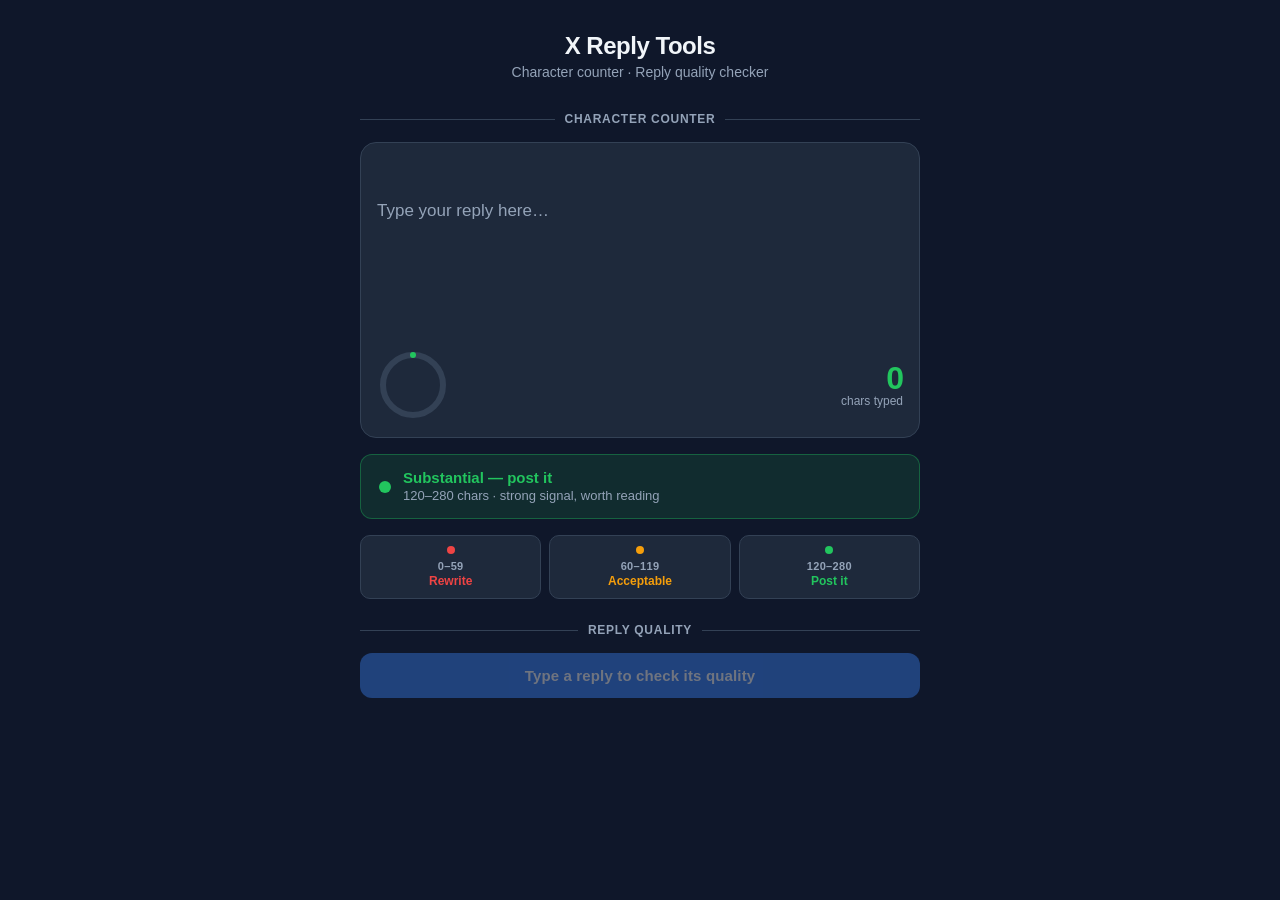
<file: x-growth-tools/index.html>
<!DOCTYPE html>
<html lang="en">
<head>
  <meta charset="UTF-8" />
  <meta name="viewport" content="width=device-width, initial-scale=1.0, maximum-scale=1.0, user-scalable=no" />
  <title>X Reply Tools</title>
  <style>
    *, *::before, *::after { box-sizing: border-box; margin: 0; padding: 0; }

    :root {
      --red:      #ef4444;
      --amber:    #f59e0b;
      --green:    #22c55e;
      --blue:     #3b82f6;
      --purple:   #a855f7;
      --bg:       #0f172a;
      --surface:  #1e293b;
      --border:   #334155;
      --text:     #f1f5f9;
      --muted:    #94a3b8;
    }

    html, body {
      background: var(--bg);
      color: var(--text);
      font-family: -apple-system, BlinkMacSystemFont, "Segoe UI", Roboto, sans-serif;
      -webkit-font-smoothing: antialiased;
    }

    body {
      display: flex;
      flex-direction: column;
      align-items: center;
      padding: 32px 16px calc(56px + env(safe-area-inset-bottom));
      gap: 16px;
      min-height: 100vh;
    }

    /* ── Header ── */
    header { text-align: center; margin-bottom: 8px; }
    header h1 { font-size: 1.5rem; font-weight: 700; letter-spacing: -0.02em; }
    header p  { color: var(--muted); font-size: 0.875rem; margin-top: 4px; }

    /* ── Section divider ── */
    .section-label {
      width: 100%;
      max-width: 560px;
      display: flex;
      align-items: center;
      gap: 10px;
      color: var(--muted);
      font-size: 0.75rem;
      font-weight: 600;
      letter-spacing: 0.06em;
      text-transform: uppercase;
      margin-top: 8px;
    }
    .section-label::before,
    .section-label::after {
      content: '';
      flex: 1;
      height: 1px;
      background: var(--border);
    }

    /* ── Textarea card ── */
    .card {
      width: 100%;
      max-width: 560px;
      background: var(--surface);
      border: 1.5px solid var(--border);
      border-radius: 16px;
      padding: 16px;
      display: flex;
      flex-direction: column;
      gap: 12px;
      transition: border-color 0.25s;
    }
    .card.tier-red   { border-color: var(--red); }
    .card.tier-amber { border-color: var(--amber); }
    .card.tier-green { border-color: var(--green); }
    .card.over-limit { border-color: var(--red) !important; }

    textarea {
      width: 100%;
      min-height: 140px;
      background: transparent;
      border: none;
      outline: none;
      resize: none;
      color: var(--text);
      font-size: 1.0625rem;
      line-height: 1.6;
      font-family: inherit;
      caret-color: var(--text);
    }
    textarea::placeholder { color: var(--muted); }

    /* ── Counter row ── */
    .counter-row {
      display: flex;
      align-items: center;
      justify-content: space-between;
    }

    /* ── Clear button ── */
    .clear-btn {
      align-self: flex-end;
      background: none;
      border: 1px solid var(--border);
      border-radius: 8px;
      color: var(--muted);
      font-size: 0.75rem;
      font-weight: 600;
      padding: 5px 12px;
      cursor: pointer;
      transition: color 0.15s, border-color 0.15s;
      -webkit-tap-highlight-color: transparent;
      letter-spacing: 0.02em;
    }
    .clear-btn:active { color: var(--red); border-color: var(--red); }
    .clear-btn:disabled { opacity: 0; pointer-events: none; }
    .count-badge {
      font-size: 2rem;
      font-weight: 800;
      font-variant-numeric: tabular-nums;
      letter-spacing: -0.03em;
      line-height: 1;
      transition: color 0.25s;
    }
    .count-badge.tier-red   { color: var(--red); }
    .count-badge.tier-amber { color: var(--amber); }
    .count-badge.tier-green { color: var(--green); }
    .count-badge.over-limit { color: var(--red) !important; }
    .count-label { font-size: 0.75rem; color: var(--muted); text-align: right; }

    /* ── Progress arc ── */
    .progress-wrap { display: flex; justify-content: center; }
    svg.arc { transform: rotate(-90deg); width: 72px; height: 72px; }
    .arc-bg  { fill: none; stroke: var(--border); stroke-width: 6; }
    .arc-fill {
      fill: none; stroke-width: 6; stroke-linecap: round;
      transition: stroke-dashoffset 0.15s, stroke 0.25s;
    }

    /* ── Tier indicator ── */
    .tier-indicator {
      width: 100%; max-width: 560px;
      border-radius: 12px; padding: 14px 18px;
      display: flex; align-items: center; gap: 12px;
      transition: background 0.25s, border-color 0.25s;
      border: 1.5px solid transparent;
    }
    .tier-indicator.tier-red   { background: rgba(239,68,68,.12);  border-color: rgba(239,68,68,.35); }
    .tier-indicator.tier-amber { background: rgba(245,158,11,.12); border-color: rgba(245,158,11,.35); }
    .tier-indicator.tier-green { background: rgba(34,197,94,.12);  border-color: rgba(34,197,94,.35); }
    .tier-dot { width: 12px; height: 12px; border-radius: 50%; flex-shrink: 0; transition: background 0.25s; }
    .tier-indicator.tier-red   .tier-dot { background: var(--red); }
    .tier-indicator.tier-amber .tier-dot { background: var(--amber); }
    .tier-indicator.tier-green .tier-dot { background: var(--green); }
    .tier-text strong { display: block; font-size: 0.9375rem; font-weight: 700; transition: color 0.25s; }
    .tier-indicator.tier-red   .tier-text strong { color: var(--red); }
    .tier-indicator.tier-amber .tier-text strong { color: var(--amber); }
    .tier-indicator.tier-green .tier-text strong { color: var(--green); }
    .tier-text span { font-size: 0.8125rem; color: var(--muted); }

    /* ── Char tier legend ── */
    .legend {
      width: 100%; max-width: 560px;
      display: grid; grid-template-columns: repeat(3, 1fr); gap: 8px;
    }
    .legend-item {
      background: var(--surface); border: 1px solid var(--border);
      border-radius: 10px; padding: 10px; text-align: center;
    }
    .legend-item .dot { width: 8px; height: 8px; border-radius: 50%; margin: 0 auto 6px; }
    .legend-item .range  { font-size: 0.6875rem; font-weight: 700; color: var(--muted); letter-spacing: 0.03em; }
    .legend-item .action { font-size: 0.75rem; font-weight: 600; margin-top: 2px; }
    .legend-item:nth-child(1) .dot    { background: var(--red); }
    .legend-item:nth-child(1) .action { color: var(--red); }
    .legend-item:nth-child(2) .dot    { background: var(--amber); }
    .legend-item:nth-child(2) .action { color: var(--amber); }
    .legend-item:nth-child(3) .dot    { background: var(--green); }
    .legend-item:nth-child(3) .action { color: var(--green); }

    /* ══════════════════════════════════════════
       REPLY QUALITY CHECKER — local rule engine
    ══════════════════════════════════════════ */

    .check-btn {
      width: 100%; max-width: 560px;
      padding: 14px;
      background: var(--blue); color: #fff;
      border: none; border-radius: 12px;
      font-size: 0.9375rem; font-weight: 700;
      cursor: pointer; letter-spacing: 0.01em;
      transition: opacity 0.2s, transform 0.15s;
      -webkit-tap-highlight-color: transparent;
    }
    .check-btn:active  { transform: scale(0.98); }
    .check-btn:disabled { opacity: 0.4; cursor: not-allowed; transform: none; }

    /* ── Result panel ── */
    .quality-panel {
      width: 100%; max-width: 560px;
      background: var(--surface);
      border: 1.5px solid var(--border);
      border-radius: 16px; padding: 20px;
      display: none; flex-direction: column; gap: 18px;
    }
    .quality-panel.visible { display: flex; }
    .quality-panel.v-strong { border-color: rgba(34,197,94,.45); }
    .quality-panel.v-average { border-color: rgba(245,158,11,.45); }
    .quality-panel.v-weak   { border-color: rgba(239,68,68,.45); }

    /* Verdict row */
    .verdict-row { display: flex; align-items: flex-start; justify-content: space-between; gap: 12px; }
    .verdict-badge {
      font-size: 2rem; font-weight: 900;
      letter-spacing: -0.02em; line-height: 1;
    }
    .verdict-badge.v-strong  { color: var(--green); }
    .verdict-badge.v-average { color: var(--amber); }
    .verdict-badge.v-weak    { color: var(--red); }
    .verdict-right { text-align: right; }
    .verdict-action {
      font-size: 0.875rem; font-weight: 700; margin-bottom: 2px;
    }
    .verdict-action.v-strong  { color: var(--green); }
    .verdict-action.v-average { color: var(--amber); }
    .verdict-action.v-weak    { color: var(--red); }
    .verdict-score {
      font-size: 0.75rem; color: var(--muted);
      font-variant-numeric: tabular-nums;
    }

    /* Score bar */
    .score-bar-wrap { display: flex; flex-direction: column; gap: 6px; }
    .score-bar-header { display: flex; justify-content: space-between; font-size: 0.75rem; color: var(--muted); }
    .score-bar-header span:last-child { font-weight: 700; color: var(--text); }
    .bar-track { width: 100%; height: 8px; background: var(--border); border-radius: 99px; overflow: hidden; }
    .bar-fill {
      height: 100%; border-radius: 99px; width: 0%;
      transition: width 0.5s cubic-bezier(.4,0,.2,1), background 0.25s;
    }
    .bar-fill.v-strong  { background: var(--green); }
    .bar-fill.v-average { background: var(--amber); }
    .bar-fill.v-weak    { background: var(--red); }

    /* Score breakdown */
    .breakdown {
      background: var(--bg); border: 1px solid var(--border);
      border-radius: 10px; padding: 12px 14px;
      display: flex; flex-direction: column; gap: 6px;
    }
    .breakdown-title {
      font-size: 0.6875rem; font-weight: 700; color: var(--muted);
      text-transform: uppercase; letter-spacing: 0.06em; margin-bottom: 4px;
    }
    .breakdown-row { display: flex; justify-content: space-between; align-items: center; font-size: 0.8125rem; }
    .breakdown-row .bk-label { color: var(--muted); }
    .breakdown-row .bk-val { font-weight: 700; font-variant-numeric: tabular-nums; }
    .bk-val.pos { color: var(--green); }
    .bk-val.neg { color: var(--red); }
    .bk-val.neu { color: var(--muted); }
    .breakdown-divider { height: 1px; background: var(--border); margin: 2px 0; }
    .bk-val.total { color: var(--text); font-size: 0.9375rem; }

    /* Signal chips */
    .signals-wrap { display: flex; flex-direction: column; gap: 10px; }
    .signals-title {
      font-size: 0.6875rem; font-weight: 700; color: var(--muted);
      text-transform: uppercase; letter-spacing: 0.06em;
    }
    .chips-row { display: flex; flex-wrap: wrap; gap: 6px; }
    .chip {
      display: inline-flex; align-items: center; gap: 5px;
      padding: 4px 10px; border-radius: 99px;
      font-size: 0.75rem; font-weight: 600; border: 1px solid;
      white-space: nowrap;
    }
    .chip-dot { width: 6px; height: 6px; border-radius: 50%; flex-shrink: 0; }
    .chip.strong-sig {
      background: rgba(168,85,247,.15); color: var(--purple);
      border-color: rgba(168,85,247,.35);
    }
    .chip.strong-sig .chip-dot { background: var(--purple); }
    .chip.persp {
      background: rgba(34,197,94,.12); color: var(--green);
      border-color: rgba(34,197,94,.3);
    }
    .chip.persp .chip-dot { background: var(--green); }
    .chip.weak-sig {
      background: rgba(239,68,68,.12); color: var(--red);
      border-color: rgba(239,68,68,.3);
    }
    .chip.weak-sig .chip-dot { background: var(--red); }
    .chip.bonus {
      background: rgba(59,130,246,.12); color: var(--blue);
      border-color: rgba(59,130,246,.3);
    }
    .chip.bonus .chip-dot { background: var(--blue); }
    .no-signals { font-size: 0.8125rem; color: var(--muted); font-style: italic; }

    /* Suggestion / rewrite box */
    .suggestion-box {
      border-radius: 10px; padding: 12px 14px;
      font-size: 0.875rem; line-height: 1.55;
    }
    .suggestion-box.avg {
      background: rgba(245,158,11,.08);
      border: 1px solid rgba(245,158,11,.3);
    }
    .suggestion-box.wk {
      background: rgba(239,68,68,.08);
      border: 1px solid rgba(239,68,68,.3);
    }
    .suggestion-box strong {
      display: block; font-size: 0.75rem; font-weight: 700;
      text-transform: uppercase; letter-spacing: 0.05em;
      margin-bottom: 5px;
    }
    .suggestion-box.avg strong { color: var(--amber); }
    .suggestion-box.wk  strong { color: var(--red); }
    .suggestion-box p { color: var(--text); }
  </style>
</head>
<body>

  <header>
    <h1>X Reply Tools</h1>
    <p>Character counter · Reply quality checker</p>
  </header>

  <!-- ── CHARACTER COUNTER ── -->
  <div class="section-label">Character Counter</div>

  <div class="card" id="card">
    <button class="clear-btn" id="clearBtn" disabled>Clear</button>
    <textarea
      id="tweetInput"
      placeholder="Type your reply here…"
      maxlength="560"
      autocorrect="on"
      autocapitalize="sentences"
      spellcheck="true"
    ></textarea>

    <div class="counter-row">
      <div class="progress-wrap">
        <svg class="arc" viewBox="0 0 72 72" aria-hidden="true">
          <circle class="arc-bg"  cx="36" cy="36" r="30" />
          <circle class="arc-fill" id="arcFill" cx="36" cy="36" r="30"
            stroke-dasharray="188.5" stroke-dashoffset="188.5" stroke="#22c55e" />
        </svg>
      </div>
      <div style="text-align:right">
        <div class="count-badge tier-green" id="countBadge">0</div>
        <div class="count-label" id="countLabel">chars typed</div>
      </div>
    </div>
  </div>

  <div class="tier-indicator tier-green" id="tierIndicator">
    <div class="tier-dot"></div>
    <div class="tier-text">
      <strong id="tierTitle">Substantial — post it</strong>
      <span id="tierSub">120–280 chars · strong signal, worth reading</span>
    </div>
  </div>

  <div class="legend">
    <div class="legend-item">
      <div class="dot"></div>
      <div class="range">0–59</div>
      <div class="action">Rewrite</div>
    </div>
    <div class="legend-item">
      <div class="dot"></div>
      <div class="range">60–119</div>
      <div class="action">Acceptable</div>
    </div>
    <div class="legend-item">
      <div class="dot"></div>
      <div class="range">120–280</div>
      <div class="action">Post it</div>
    </div>
  </div>

  <!-- ── REPLY QUALITY CHECKER ── -->
  <div class="section-label" style="margin-top:8px">Reply Quality</div>

  <button class="check-btn" id="checkBtn" disabled>
    Type a reply to check its quality
  </button>

  <div class="quality-panel" id="qualityPanel"></div>

  <script>
    /* ═══════════════════════════════════════
       CHARACTER COUNTER (unchanged)
    ═══════════════════════════════════════ */
    const MAX          = 280;
    const CIRCUMFERENCE = 2 * Math.PI * 30;

    const input     = document.getElementById('tweetInput');
    const card      = document.getElementById('card');
    const badge     = document.getElementById('countBadge');
    const label     = document.getElementById('countLabel');
    const arcFill   = document.getElementById('arcFill');
    const tierEl    = document.getElementById('tierIndicator');
    const tierTitle = document.getElementById('tierTitle');
    const tierSub   = document.getElementById('tierSub');
    const checkBtn  = document.getElementById('checkBtn');
    const clearBtn  = document.getElementById('clearBtn');
    const panel     = document.getElementById('qualityPanel');

    const CHAR_TIERS = [
      { min: 0,   max: 59,  cls: 'tier-red',   color: '#ef4444', title: 'Throwaway — rewrite',   sub: '0–59 chars · too brief, add context or substance' },
      { min: 60,  max: 119, cls: 'tier-amber',  color: '#f59e0b', title: 'Medium — acceptable',   sub: '60–119 chars · decent but could be stronger' },
      { min: 120, max: 280, cls: 'tier-green',  color: '#22c55e', title: 'Substantial — post it', sub: '120–280 chars · strong signal, worth reading' },
    ];

    function getCharTier(len) {
      return CHAR_TIERS.find(t => len >= t.min && len <= t.max) || CHAR_TIERS[2];
    }

    function updateCounter() {
      const len  = input.value.length;
      const over = len > MAX;

      badge.textContent = len;
      label.textContent = over ? 'over limit' : 'chars typed';

      arcFill.style.strokeDashoffset = CIRCUMFERENCE * (1 - Math.min(len / MAX, 1));

      const tier = getCharTier(Math.min(len, MAX));
      ['tier-red','tier-amber','tier-green'].forEach(c => {
        card.classList.remove(c);
        badge.classList.remove(c);
        tierEl.classList.remove(c);
      });
      card.classList.remove('over-limit');
      badge.classList.remove('over-limit');

      if (over) {
        card.classList.add('over-limit');
        badge.classList.add('over-limit');
        arcFill.style.stroke  = '#ef4444';
        tierTitle.textContent = 'Over limit — trim it';
        tierSub.textContent   = `${len - MAX} char${len - MAX !== 1 ? 's' : ''} over — X will cut you off`;
        tierEl.className      = 'tier-indicator tier-red';
      } else if (len === 0) {
        badge.classList.add('tier-green');
        arcFill.style.stroke  = '#22c55e';
        tierTitle.textContent = 'Substantial — post it';
        tierSub.textContent   = '120–280 chars · strong signal, worth reading';
        tierEl.className      = 'tier-indicator tier-green';
      } else {
        card.classList.add(tier.cls);
        badge.classList.add(tier.cls);
        arcFill.style.stroke  = tier.color;
        tierTitle.textContent = tier.title;
        tierSub.textContent   = tier.sub;
        tierEl.className      = `tier-indicator ${tier.cls}`;
      }

      const trimmed = input.value.trim();
      clearBtn.disabled = len === 0;
      if (trimmed.length < 5) {
        checkBtn.disabled = true;
        checkBtn.textContent = 'Type a reply to check its quality';
      } else {
        checkBtn.disabled = false;
        checkBtn.textContent = 'Check Reply Quality';
      }
    }

    clearBtn.addEventListener('click', () => {
      input.value = '';
      panel.className = 'quality-panel';
      panel.innerHTML = '';
      checkBtn.textContent = 'Type a reply to check its quality';
      updateCounter();
      input.focus();
    });

    input.addEventListener('input', updateCounter);
    updateCounter();

    /* ═══════════════════════════════════════
       REPLY QUALITY ENGINE — local rule-based
    ═══════════════════════════════════════ */

    // Multi-word phrases listed before single words so longer matches run first.
    // Sorted by length descending inside each array.
    const WEAK_WORDS = [
      "we are on the same page", "keep up the good work",
      "thinking the same", "as it should be", "lets connect",
      "i follow back", "will be okay", "you got this",
      "growing pls", "same same", "fair point",
      "well done", "thank you", "agreed", "exactly",
      "facts", "true", "nice", "wow", "amen", "perfect",
      "nooo", "yess", "lol", "great", "awesome", "hopium",
      "contentment", "music", "thisss", "same",
      "congratulations",
    ].sort((a, b) => b.length - a.length);

    const PERSPECTIVE_WORDS = [
      "i don't see why", "i don't think", "make it make sense",
      "it's so fascinating", "i keep wondering",
      "this is actually", "really using", "they must",
      "i love that", "make sense", "i'm for", "i love",
      "i hope", "i don't", "why is", "how would", "what was",
      "i think", "because", "however", "actually", "imagine",
      "people", "better", "worse", "should", "would", "could",
      "isn't", "doesn't", "won't", "can't", "even",
      "but", "nah",
    ].sort((a, b) => b.length - a.length);

    const STRONG_SIGNAL_WORDS = [
      "irredeemably", "accountability", "fundamentally",
      "specifically", "essentially", "ultimately",
      "responsible", "fascinating", "intentional",
      "functional", "engagement", "perspective",
      "government", "disgusting", "ridiculous",
      "trivialize", "brilliant", "beautiful",
      "precisely", "obviously", "terrible",
      "actually", "poverty", "clearly", "poised",
      "stupid", "idiots", "clown", "evil",
      "sad",
    ].sort((a, b) => b.length - a.length);

    // Deduped list for display: if a phrase is in strong, don't show it again as perspective.
    const STRONG_SET = new Set(STRONG_SIGNAL_WORDS);

    function scan(text, phrases) {
      const lower = text.toLowerCase();
      const found = [];
      const usedRanges = [];

      for (const phrase of phrases) {
        let idx = lower.indexOf(phrase);
        while (idx !== -1) {
          // Check it's not already covered by a longer match
          const end = idx + phrase.length;
          const overlaps = usedRanges.some(([s, e]) => idx < e && end > s);
          if (!overlaps) {
            found.push(phrase);
            usedRanges.push([idx, end]);
            break; // count each phrase once per analysis
          }
          idx = lower.indexOf(phrase, idx + 1);
        }
      }
      return [...new Set(found)]; // dedupe
    }

    function analyse(text) {
      const weakFound   = scan(text, WEAK_WORDS);
      const strongFound = scan(text, STRONG_SIGNAL_WORDS);
      // Exclude perspective words that are already captured as strong signals
      const perspFound  = scan(text, PERSPECTIVE_WORDS).filter(p => !STRONG_SET.has(p));

      const hasQuestion    = text.includes('?');
      const hasNumber      = /\d+/.test(text);
      const hasCurrency    = /[$£€¥₦]/.test(text);
      const hasPercent     = /%/.test(text);
      // Rough proper-noun heuristic: capitalised word mid-text that isn't "I"
      const hasProperNoun  = /(?:\s)([A-Z][a-z]{1,})/.test(text);
      const hasSpecificity = hasNumber || hasCurrency || hasPercent || hasProperNoun;

      let score = 0;
      score -= weakFound.length;
      score += perspFound.length;
      score += strongFound.length * 2;
      if (hasQuestion)    score += 2;
      if (hasSpecificity) score += 1;

      // Clamp bar percentage 0–100 mapped from score range -5 to +10
      const barPct = Math.round(Math.max(0, Math.min(100, ((score + 5) / 15) * 100)));

      let verdict, vClass, action;
      if (score >= 3) {
        verdict = 'STRONG';  vClass = 'v-strong';  action = 'Adds perspective — post it';
      } else if (score >= 0) {
        verdict = 'AVERAGE'; vClass = 'v-average'; action = 'Could hit harder — see suggestion';
      } else {
        verdict = 'WEAK';    vClass = 'v-weak';    action = 'Just agreeing — rewrite it';
      }

      return {
        score, barPct, verdict, vClass, action,
        weakFound, perspFound, strongFound,
        hasQuestion, hasSpecificity,
        hasNumber, hasCurrency, hasPercent, hasProperNoun,
      };
    }

    function bonusDescription(r) {
      const parts = [];
      if (r.hasQuestion)    parts.push('question');
      if (r.hasNumber)      parts.push('number');
      if (r.hasCurrency)    parts.push('currency');
      if (r.hasPercent)     parts.push('percentage');
      if (r.hasProperNoun)  parts.push('proper noun');
      return parts.join(', ');
    }

    function buildSuggestion(r) {
      if (r.vClass === 'v-strong') return null;

      if (r.vClass === 'v-weak') {
        const examples = r.weakFound.length
          ? `Drop words like "${r.weakFound[0]}" and replace with your actual take.`
          : 'No perspective signals detected at all.';
        return {
          cls: 'wk',
          heading: 'Rewrite prompt',
          body: `${examples} Try starting with: "I think…", "But…", or "What this actually means is…"`,
        };
      }

      // AVERAGE
      if (r.weakFound.length && r.perspFound.length === 0 && r.strongFound.length === 0) {
        return {
          cls: 'avg',
          heading: 'Suggestion',
          body: `You have filler words pulling the score down ("${r.weakFound[0]}"). Add a clear opinion or a "?" to flip this to STRONG.`,
        };
      }
      if (r.weakFound.length > 0) {
        return {
          cls: 'avg',
          heading: 'Suggestion',
          body: `Close — remove "${r.weakFound[0]}" and your score jumps. Or add a question to push past the threshold.`,
        };
      }
      if (!r.hasQuestion) {
        return {
          cls: 'avg',
          heading: 'Suggestion',
          body: `You have perspective signals. Add a "?" or a strong opinion word (e.g. "brilliant", "terrible", "fundamentally") to reach STRONG.`,
        };
      }
      return {
        cls: 'avg',
        heading: 'Suggestion',
        body: `Almost there. Layer in a specific number, claim, or a STRONG_SIGNAL word to cross into STRONG territory.`,
      };
    }

    function chip(text, cls) {
      return `<span class="chip ${cls}"><span class="chip-dot"></span>${text}</span>`;
    }

    function renderResult(r) {
      const scoreSign   = r.score > 0 ? '+' : '';
      const perspPoints = r.perspFound.length;
      const strongPoints = r.strongFound.length * 2;
      const weakPoints  = -r.weakFound.length;
      const bonusPoints = (r.hasQuestion ? 2 : 0) + (r.hasSpecificity ? 1 : 0);

      // Breakdown rows
      const bkRows = [
        { label: 'Perspective words', val: perspPoints, show: perspPoints !== 0 },
        { label: 'Strong signal words (×2)', val: strongPoints, show: strongPoints !== 0 },
        { label: 'Weak / filler words', val: weakPoints, show: weakPoints !== 0 },
        { label: 'Bonuses (? / specificity)', val: bonusPoints, show: bonusPoints !== 0 },
      ].filter(row => row.show);

      const bkRowsHTML = bkRows.map(row => {
        const cls = row.val > 0 ? 'pos' : row.val < 0 ? 'neg' : 'neu';
        const sign = row.val > 0 ? '+' : '';
        return `<div class="breakdown-row">
          <span class="bk-label">${row.label}</span>
          <span class="bk-val ${cls}">${sign}${row.val}</span>
        </div>`;
      }).join('');

      // Signal chips
      const strongChips = r.strongFound.map(w => chip(w, 'strong-sig')).join('');
      const perspChips  = r.perspFound.map(w => chip(w, 'persp')).join('');
      const weakChips   = r.weakFound.map(w => chip(w, 'weak-sig')).join('');
      const bonusDesc   = bonusDescription(r);
      const bonusChips  = bonusDesc ? chip(bonusDesc, 'bonus') : '';

      const allChips = strongChips + perspChips + weakChips + bonusChips;
      const chipsHTML = allChips
        ? `<div class="chips-row">${allChips}</div>`
        : `<p class="no-signals">No keyword signals detected — reply is neutral.</p>`;

      // Suggestion
      const sug = buildSuggestion(r);
      const sugHTML = sug
        ? `<div class="suggestion-box ${sug.cls}">
             <strong>${sug.heading}</strong>
             <p>${sug.body}</p>
           </div>`
        : '';

      panel.className = `quality-panel visible ${r.vClass}`;
      panel.innerHTML = `
        <div class="verdict-row">
          <div class="verdict-badge ${r.vClass}">${r.verdict}</div>
          <div class="verdict-right">
            <div class="verdict-action ${r.vClass}">${r.action}</div>
            <div class="verdict-score">score: ${scoreSign}${r.score}</div>
          </div>
        </div>

        <div class="score-bar-wrap">
          <div class="score-bar-header">
            <span>Signal strength</span>
            <span>${r.verdict}</span>
          </div>
          <div class="bar-track">
            <div class="bar-fill ${r.vClass}" id="barFill" style="width:0%"></div>
          </div>
        </div>

        <div class="breakdown">
          <div class="breakdown-title">Score breakdown</div>
          ${bkRowsHTML}
          ${bkRows.length ? '<div class="breakdown-divider"></div>' : ''}
          <div class="breakdown-row">
            <span class="bk-label">Total</span>
            <span class="bk-val total">${scoreSign}${r.score}</span>
          </div>
        </div>

        <div class="signals-wrap">
          <div class="signals-title">Detected signals</div>
          ${chipsHTML}
        </div>

        ${sugHTML}`;

      // Animate bar
      requestAnimationFrame(() => requestAnimationFrame(() => {
        const bar = document.getElementById('barFill');
        if (bar) bar.style.width = r.barPct + '%';
      }));
    }

    checkBtn.addEventListener('click', () => {
      const text = input.value.trim();
      if (!text || text.length < 5) return;
      const result = analyse(text);
      renderResult(result);
      checkBtn.textContent = 'Check Again';
    });
  </script>
</body>
</html>
</file>
<file: neurons-not-included/style.css>
/* ============================================================
   NEURONS NOT INCLUDED — style.css
   Retro pixel aesthetic. Press Start 2P font.
   No rounded corners. CRT scanlines. Full brain damage.
============================================================ */

/* ---------- Reset & Base ---------- */
*, *::before, *::after {
  box-sizing: border-box;
  margin: 0;
  padding: 0;
}

html, body {
  width: 100%;
  height: 100%;
  overflow: hidden;
  user-select: none;
  background: #0a0a0f;
  color: #e0e0e0;
  font-family: 'Press Start 2P', monospace;
  font-size: 10px;
}

/* ---------- CRT Scanlines Overlay ---------- */
body::after {
  content: '';
  position: fixed;
  inset: 0;
  background: repeating-linear-gradient(
    to bottom,
    transparent 0px,
    transparent 2px,
    rgba(0, 0, 0, 0.18) 2px,
    rgba(0, 0, 0, 0.18) 4px
  );
  pointer-events: none;
  z-index: 9999;
}

/* ---------- Screen Management ---------- */
.screen {
  display: none;
  flex-direction: column;
  align-items: center;
  justify-content: center;
  width: 100%;
  height: 100%;
  padding: 20px;
  gap: 18px;
  animation: fadeIn 0.25s ease;
}

.screen.active {
  display: flex;
}

@keyframes fadeIn {
  from { opacity: 0; transform: translateY(6px); }
  to   { opacity: 1; transform: translateY(0); }
}

/* ============================================================
   MENU SCREEN
============================================================ */
#logo-art {
  font-size: 11px;
  line-height: 1.35;
  color: #00f5ff;
  text-shadow: 0 0 8px rgba(0, 245, 255, 0.6);
  letter-spacing: 1px;
  text-align: center;
}

#menu-title {
  font-size: 16px;
  color: #ff2d78;
  text-shadow: 3px 3px 0 #7a0035, 0 0 20px rgba(255, 45, 120, 0.5);
  text-align: center;
  letter-spacing: 2px;
  line-height: 1.6;
}

#menu-tagline {
  font-size: 9px;
  color: #888;
  text-align: center;
  margin-top: -10px;
  letter-spacing: 1px;
}

.menu-buttons {
  display: flex;
  flex-direction: column;
  gap: 14px;
  align-items: center;
  margin-top: 8px;
}

/* ============================================================
   HOW TO PLAY SCREEN
============================================================ */
.screen-title {
  font-size: 13px;
  color: #00f5ff;
  text-shadow: 2px 2px 0 #005566;
  letter-spacing: 2px;
  text-align: center;
}

.instructions-list {
  list-style: none;
  counter-reset: step;
  display: flex;
  flex-direction: column;
  gap: 10px;
  max-width: 520px;
  width: 100%;
}

.instructions-list li {
  counter-increment: step;
  padding-left: 30px;
  position: relative;
  font-size: 8px;
  line-height: 1.9;
  color: #c0c0c0;
}

.instructions-list li::before {
  content: counter(step) ".";
  position: absolute;
  left: 0;
  color: #ff2d78;
  font-size: 8px;
}

.instructions-list em {
  color: #00f5ff;
  font-style: normal;
}

.science-box,
.scoring-box {
  border: 2px solid #00f5ff;
  padding: 14px 18px;
  max-width: 520px;
  width: 100%;
  background: rgba(0, 245, 255, 0.04);
}

.science-box h3,
.scoring-box h3 {
  font-size: 9px;
  color: #00f5ff;
  margin-bottom: 10px;
  letter-spacing: 1px;
}

.science-box p,
.scoring-box p {
  font-size: 7px;
  line-height: 2;
  color: #b0b0b0;
  margin-bottom: 6px;
}

.science-box p:last-child,
.scoring-box p:last-child {
  margin-bottom: 0;
}

.science-sub {
  color: #666 !important;
  font-size: 6.5px !important;
}

.accent-cyan { color: #00f5ff; }
.accent-pink { color: #ff2d78; }

/* ============================================================
   BUTTONS
============================================================ */
.btn {
  font-family: 'Press Start 2P', monospace;
  font-size: 9px;
  padding: 12px 20px;
  border: none;
  cursor: pointer;
  letter-spacing: 1px;
  position: relative;
  transition: transform 0.05s, box-shadow 0.05s;
  outline: none;
  text-transform: uppercase;
}

.btn-primary {
  background: #ff2d78;
  color: #fff;
  box-shadow: 4px 4px 0 #7a0035;
}

.btn-primary:hover {
  background: #ff4d8e;
  box-shadow: 5px 5px 0 #7a0035;
  transform: translate(-1px, -1px);
}

.btn-primary:active {
  box-shadow: 1px 1px 0 #7a0035;
  transform: translate(3px, 3px);
}

.btn-secondary {
  background: #111122;
  color: #00f5ff;
  border: 2px solid #00f5ff;
  box-shadow: 4px 4px 0 #003344;
}

.btn-secondary:hover {
  background: #00f5ff;
  color: #0a0a0f;
  box-shadow: 5px 5px 0 #003344;
  transform: translate(-1px, -1px);
}

.btn-secondary:active {
  box-shadow: 1px 1px 0 #003344;
  transform: translate(3px, 3px);
}

/* ============================================================
   GAME SCREEN — HUD
============================================================ */
#hud {
  display: flex;
  align-items: center;
  justify-content: space-between;
  width: 100%;
  max-width: 320px;
  padding: 8px 12px;
  border: 2px solid #222244;
  background: rgba(0, 0, 0, 0.4);
}

#hud-level {
  font-size: 9px;
  color: #00f5ff;
}

#hud-level-val {
  color: #fff;
}

#hud-lives {
  display: flex;
  gap: 6px;
}

.life {
  font-size: 16px;
  transition: filter 0.3s, opacity 0.3s;
}

.life.dead {
  filter: grayscale(1);
  opacity: 0.25;
}

#hud-score {
  font-size: 9px;
  color: #ff2d78;
}

#hud-score-val {
  color: #fff;
}

/* ============================================================
   POPUP MESSAGE
============================================================ */
.popup {
  position: relative;
  padding: 10px 16px;
  font-size: 8px;
  line-height: 1.8;
  text-align: center;
  border: 2px solid #00f5ff;
  background: rgba(0, 0, 0, 0.85);
  color: #00f5ff;
  max-width: 300px;
  min-height: 36px;
  display: flex;
  align-items: center;
  justify-content: center;
  animation: popIn 0.2s ease;
  letter-spacing: 0.5px;
}

.popup.hidden {
  visibility: hidden;
  opacity: 0;
  pointer-events: none;
  /* keep layout space */
}

.popup.info {
  border-color: #00f5ff;
  color: #00f5ff;
}

.popup.success {
  border-color: #00ff88;
  color: #00ff88;
  text-shadow: 0 0 8px rgba(0, 255, 136, 0.4);
}

.popup.error {
  border-color: #ff2d78;
  color: #ff2d78;
  text-shadow: 0 0 8px rgba(255, 45, 120, 0.4);
}

@keyframes popIn {
  from { transform: scale(0.8); opacity: 0; }
  to   { transform: scale(1);   opacity: 1; }
}

/* ============================================================
   TILE GRID
============================================================ */
#grid {
  display: grid;
  grid-template-columns: repeat(3, 88px);
  grid-template-rows: repeat(3, 88px);
  gap: 8px;
}

.tile {
  width: 88px;
  height: 88px;
  background: var(--dim-color, #1a1a2e);
  border: 2px solid #333355;
  cursor: pointer;
  position: relative;
  transition: background 0.07s;
  overflow: hidden;
}

/* Pixel-art highlight square in top-left corner */
.tile::before {
  content: '';
  position: absolute;
  top: 4px;
  left: 4px;
  width: 10px;
  height: 10px;
  background: rgba(255, 255, 255, 0.18);
  pointer-events: none;
}

/* Lit state — tile is flashing or just clicked */
.tile.lit {
  background: var(--bright) !important;
  border-color: var(--bright);
  box-shadow:
    0 0 12px var(--bright),
    0 0 28px var(--bright),
    inset 0 0 8px rgba(255, 255, 255, 0.2);
}

.tile.lit::before {
  background: rgba(255, 255, 255, 0.45);
}

/* Error state — wrong answer red shake */
.tile.error {
  background: #ff2d78 !important;
  border-color: #ff2d78;
  box-shadow: 0 0 16px #ff2d78;
  animation: shake 0.4s ease;
}

@keyframes shake {
  0%   { transform: translateX(0); }
  15%  { transform: translateX(-6px); }
  30%  { transform: translateX(6px); }
  45%  { transform: translateX(-4px); }
  60%  { transform: translateX(4px); }
  75%  { transform: translateX(-2px); }
  90%  { transform: translateX(2px); }
  100% { transform: translateX(0); }
}

/* Non-clickable state */
.tile.no-click {
  cursor: default;
  pointer-events: none;
}

/* ============================================================
   STATUS BAR & MULTIPLIER
============================================================ */
#status-bar {
  display: flex;
  align-items: center;
  justify-content: space-between;
  width: 100%;
  max-width: 320px;
  padding: 8px 12px;
  border: 2px solid #222244;
  background: rgba(0, 0, 0, 0.3);
}

#status-text {
  font-size: 7px;
  color: #888;
  letter-spacing: 1px;
}

#status-seq {
  font-size: 7px;
  color: #444;
}

#seq-len {
  color: #00f5ff;
}

#mult-display {
  font-size: 7px;
  color: #ff2d78;
  letter-spacing: 1px;
  opacity: 0.7;
}

/* ============================================================
   GAME OVER SCREEN
============================================================ */
#skull-emoji {
  font-size: 56px;
  animation: skullBounce 1s ease infinite alternate;
}

@keyframes skullBounce {
  from { transform: translateY(0) rotate(-5deg); }
  to   { transform: translateY(-8px) rotate(5deg); }
}

#over-headline {
  font-size: 13px;
  color: #ff2d78;
  text-shadow: 3px 3px 0 #7a0035;
  text-align: center;
  letter-spacing: 1px;
  line-height: 1.7;
}

.over-diagnosis {
  font-size: 7.5px;
  color: #888;
  text-align: center;
  max-width: 340px;
  line-height: 2;
}

.over-stats {
  display: flex;
  flex-direction: column;
  gap: 8px;
  width: 100%;
  max-width: 320px;
  border: 2px solid #222244;
  padding: 12px 16px;
  background: rgba(0,0,0,0.3);
}

.stat-row {
  display: flex;
  justify-content: space-between;
  align-items: center;
}

.stat-label {
  font-size: 7px;
  color: #555;
  letter-spacing: 1px;
}

.stat-val {
  font-size: 10px;
}

.over-tip {
  font-size: 6.5px;
  color: #444;
  text-align: center;
  max-width: 320px;
  line-height: 2;
  font-style: italic;
}

/* ============================================================
   RESPONSIVE
============================================================ */

/* Tablets / small screens */
@media (max-width: 480px) {
  #grid {
    grid-template-columns: repeat(3, 72px);
    grid-template-rows: repeat(3, 72px);
    gap: 6px;
  }

  .tile {
    width: 72px;
    height: 72px;
  }

  #menu-title {
    font-size: 12px;
  }

  #hud, #status-bar {
    max-width: 240px;
  }

  .over-stats {
    max-width: 260px;
  }
}

/* Very small screens */
@media (max-width: 360px) {
  #grid {
    grid-template-columns: repeat(3, 58px);
    grid-template-rows: repeat(3, 58px);
    gap: 5px;
  }

  .tile {
    width: 58px;
    height: 58px;
  }

  #menu-title {
    font-size: 10px;
  }

  .btn {
    font-size: 7px;
    padding: 10px 14px;
  }
}

/* Short screens — hide the logo art */
@media (max-height: 700px) {
  #logo-art {
    display: none;
  }
}
</file>
